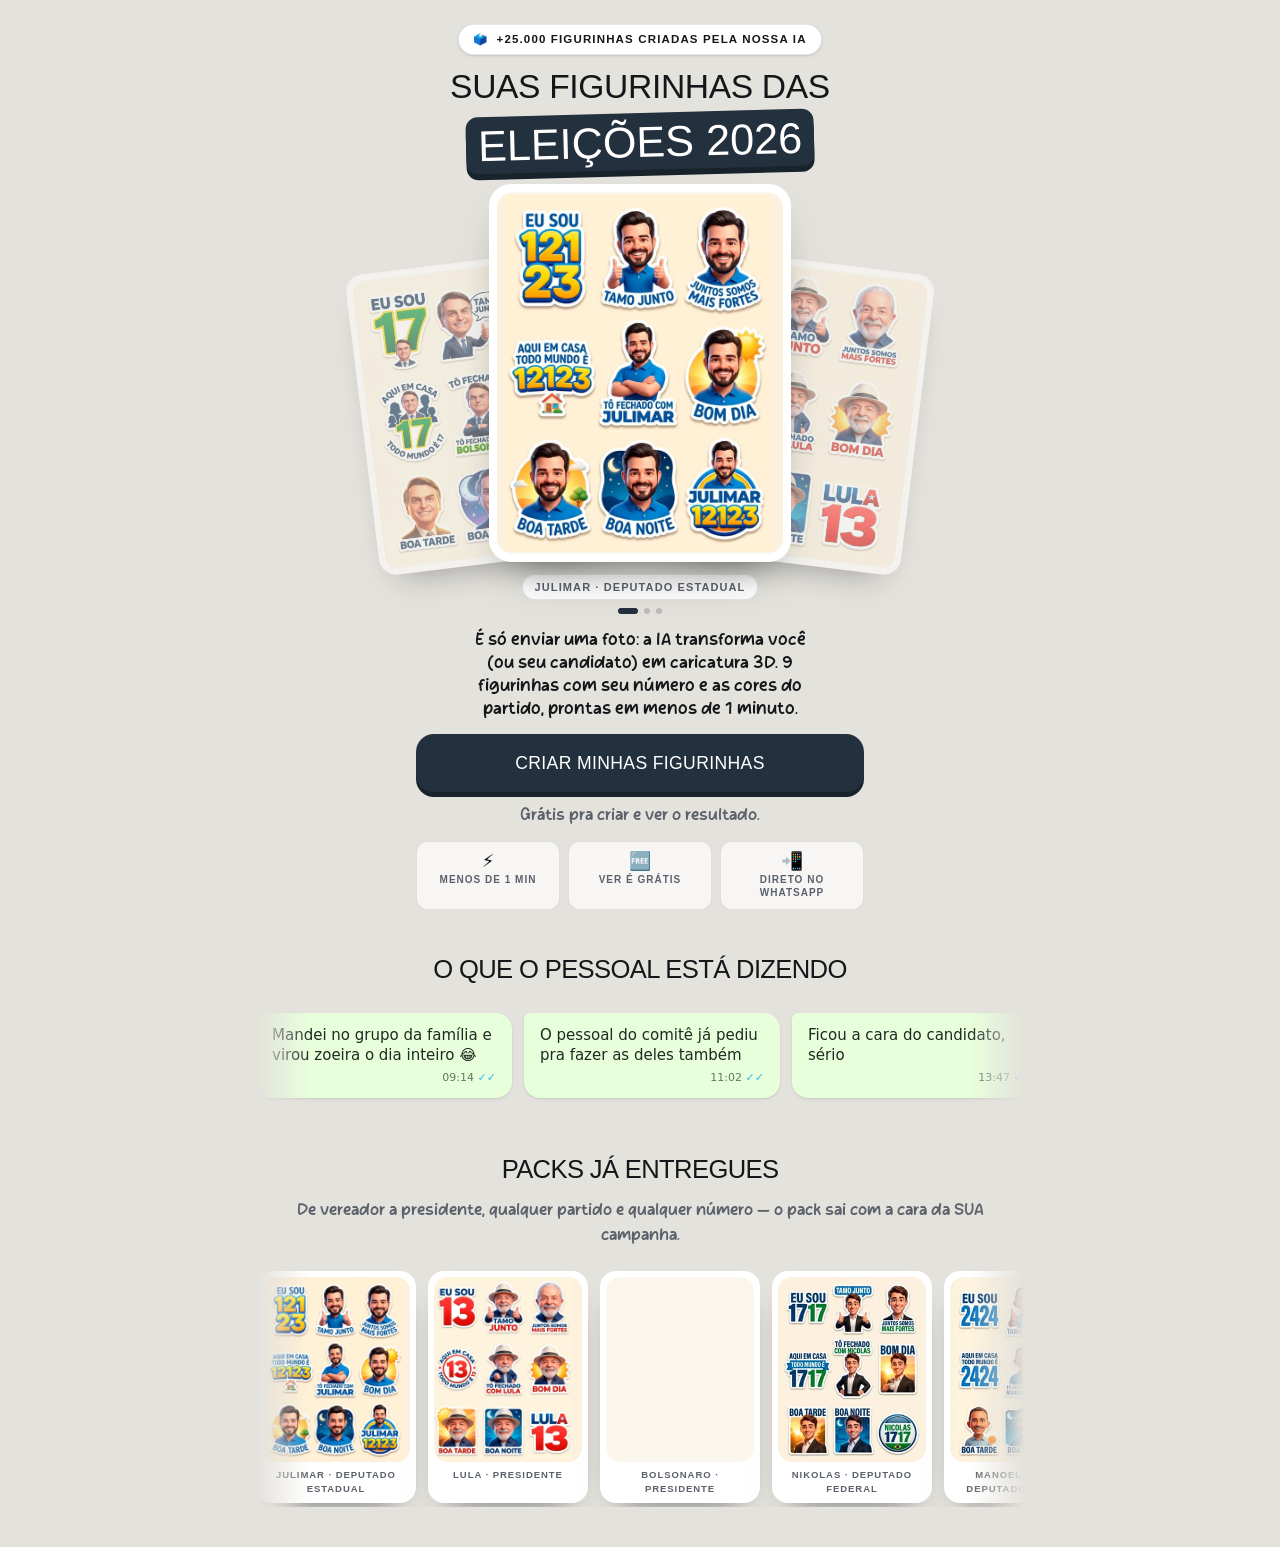
<file: index.html>
<!DOCTYPE html><html data-dpl-id="dpl_4E5KkzhK4wGNXz7ordPso6USAK2t" lang="pt-BR" class="h-full antialiased"><head><!-- Clonado por Ads Searcher — origem: https://politica-figs.vercel.app/ — 2026-09-06T19:20:02.333Z --><meta charSet="utf-8"><meta name="viewport" content="width=device-width, initial-scale=1, maximum-scale=1, user-scalable=no"><meta name="viewport" content="width=device-width, initial-scale=1"><link rel="preload" as="image" imageSrcSet="/_next/image?url=%2Fpacks%2Fjulimar-12123.jpg&w=640&q=75&dpl=dpl_4E5KkzhK4wGNXz7ordPso6USAK2t 640w, /_next/image?url=%2Fpacks%2Fjulimar-12123.jpg&w=750&q=75&dpl=dpl_4E5KkzhK4wGNXz7ordPso6USAK2t 750w, /_next/image?url=%2Fpacks%2Fjulimar-12123.jpg&w=828&q=75&dpl=dpl_4E5KkzhK4wGNXz7ordPso6USAK2t 828w, /_next/image?url=%2Fpacks%2Fjulimar-12123.jpg&w=1080&q=75&dpl=dpl_4E5KkzhK4wGNXz7ordPso6USAK2t 1080w, /_next/image?url=%2Fpacks%2Fjulimar-12123.jpg&w=1200&q=75&dpl=dpl_4E5KkzhK4wGNXz7ordPso6USAK2t 1200w, /_next/image?url=%2Fpacks%2Fjulimar-12123.jpg&w=1920&q=75&dpl=dpl_4E5KkzhK4wGNXz7ordPso6USAK2t 1920w, /_next/image?url=%2Fpacks%2Fjulimar-12123.jpg&w=2048&q=75&dpl=dpl_4E5KkzhK4wGNXz7ordPso6USAK2t 2048w, /_next/image?url=%2Fpacks%2Fjulimar-12123.jpg&w=3840&q=75&dpl=dpl_4E5KkzhK4wGNXz7ordPso6USAK2t 3840w" imageSizes="(max-width: 640px) 70vw, 340px"><link rel="stylesheet" href="_next/static/chunks/012v3_9h1ta54.css" data-precedence="next"><title>Suas Figurinhas das Eleições 2026 | Crie Agora</title><meta name="description" content="Transforme você (ou seu candidato) em 9 figurinhas 3D pro WhatsApp. Prontas em menos de 1 minuto, com seu número e as cores do seu partido. R$ 7,90."><meta name="robots" content="index, follow"><meta property="og:title" content="Suas Figurinhas das Eleições 2026"><meta property="og:description" content="9 figurinhas 3D personalizadas pro WhatsApp, com seu número e as cores do seu partido."><meta property="og:type" content="website"><meta name="twitter:card" content="summary"><meta name="twitter:title" content="Suas Figurinhas das Eleições 2026"><meta name="twitter:description" content="9 figurinhas 3D personalizadas pro WhatsApp, com seu número e as cores do seu partido."><link rel="icon" href="assets/icon.svg" sizes="any" type="image/svg+xml"></head><body class="min-h-full flex flex-col"><div hidden><!--$--><!--/$--></div><main class="flex flex-col items-center min-h-screen bg-tema-bg"><section class="flex w-full flex-col items-center px-5 pb-10 text-center"><div class="flex min-h-[100dvh] w-full max-w-md flex-col items-center justify-center gap-3.5 py-6"><span class="selo inline-flex items-center gap-2 rounded-full border border-[var(--borda)] bg-white px-3.5 py-1.5 text-[11.5px] text-tinta shadow-sm"><span aria-hidden="true">🗳️</span>+<!-- -->25.000<!-- --> figurinhas criadas pela nossa IA</span><h1 class="max-w-full" style="font-family:var(--font-titulo)"><span class="block text-[clamp(1.5rem,7vw,2.1rem)] leading-[1.05] tracking-[-0.01em]">SUAS FIGURINHAS DAS</span><span class="mt-2 inline-block max-w-full -rotate-[1.5deg] rounded-[12px] bg-tema-primaria px-3 pb-1.5 pt-2 text-[clamp(1.85rem,8.6vw,2.7rem)] leading-none text-tema-sobre" style="box-shadow:0 6px 0 var(--tema-sombra)">ELEIÇÕES 2026</span></h1><div class="flex w-full flex-col items-center gap-3"><div class="relative flex w-full items-center justify-center" style="height:clamp(17rem, 42dvh, 24rem)" role="group" aria-roledescription="carrossel" aria-label="Exemplos de packs prontos"><button type="button" aria-label="Ver o pack Julimar" aria-current="true" tabindex="0" class="pack-carta absolute h-full cursor-pointer rounded-[22px] bg-white p-2 shadow-[0_24px_44px_-26px_rgba(20,22,26,0.75)]" style="aspect-ratio:1080 / 1350;z-index:30;transform:translateX(0) scale(1) rotate(0deg);opacity:1"><div class="relative h-full w-full overflow-hidden rounded-[16px] bg-[#FBF7EE]"><img alt="Pack completo com 9 figurinhas de um candidato a deputado estadual, número 12123, em azul e amarelo" draggable="false" decoding="async" data-nimg="fill" class="object-contain" style="position:absolute;height:100%;width:100%;left:0;top:0;right:0;bottom:0;color:transparent" sizes="(max-width: 640px) 70vw, 340px" srcSet="_next/image-14 640w, _next/image-15 750w, _next/image-16 828w, _next/image-17 1080w, _next/image-18 1200w, _next/image-19 1920w, _next/image-20 2048w, _next/image 3840w" src="_next/image"></div></button><button type="button" aria-label="Ver o pack Lula" aria-current="false" tabindex="-1" class="pack-carta absolute h-full cursor-pointer rounded-[22px] bg-white p-2 shadow-[0_24px_44px_-26px_rgba(20,22,26,0.75)]" style="aspect-ratio:1080 / 1350;z-index:10;transform:translateX(46%) scale(0.8) rotate(7deg);opacity:0.55"><div class="relative h-full w-full overflow-hidden rounded-[16px] bg-[#FBF7EE]"><img alt="Pack completo com 9 figurinhas em tema vermelho e azul, número 13" draggable="false" loading="lazy" decoding="async" data-nimg="fill" class="object-contain" style="position:absolute;height:100%;width:100%;left:0;top:0;right:0;bottom:0;color:transparent" sizes="(max-width: 640px) 70vw, 340px" srcSet="_next/image-22 640w, _next/image-23 750w, _next/image-24 828w, _next/image-25 1080w, _next/image-26 1200w, _next/image-27 1920w, _next/image-28 2048w, _next/image-21 3840w" src="_next/image-21"></div></button><button type="button" aria-label="Ver o pack Bolsonaro" aria-current="false" tabindex="-1" class="pack-carta absolute h-full cursor-pointer rounded-[22px] bg-white p-2 shadow-[0_24px_44px_-26px_rgba(20,22,26,0.75)]" style="aspect-ratio:1080 / 1350;z-index:10;transform:translateX(-46%) scale(0.8) rotate(-7deg);opacity:0.55"><div class="relative h-full w-full overflow-hidden rounded-[16px] bg-[#FBF7EE]"><img alt="Pack completo com 9 figurinhas em tema verde e azul, número 17" draggable="false" loading="lazy" decoding="async" data-nimg="fill" class="object-contain" style="position:absolute;height:100%;width:100%;left:0;top:0;right:0;bottom:0;color:transparent" sizes="(max-width: 640px) 70vw, 340px" srcSet="_next/image-30 640w, _next/image-31 750w, _next/image-32 828w, _next/image-33 1080w, _next/image-34 1200w, _next/image-35 1920w, _next/image-36 2048w, _next/image-29 3840w" src="_next/image-29"></div></button></div><div class="flex flex-col items-center gap-2"><span class="selo animate-slide-up rounded-full border border-[var(--borda)] bg-white px-3 py-1 text-[11px] text-tinta-suave">Julimar<!-- --> · <!-- -->deputado estadual</span><div class="flex items-center gap-1.5" role="tablist" aria-label="Escolher exemplo"><button role="tab" aria-selected="true" aria-label="Ver o pack Julimar" class="h-1.5 cursor-pointer rounded-full transition-all duration-300 w-5 bg-tema-primaria"></button><button role="tab" aria-selected="false" aria-label="Ver o pack Lula" class="h-1.5 cursor-pointer rounded-full transition-all duration-300 w-1.5 bg-[rgba(20,22,26,0.18)]"></button><button role="tab" aria-selected="false" aria-label="Ver o pack Bolsonaro" class="h-1.5 cursor-pointer rounded-full transition-all duration-300 w-1.5 bg-[rgba(20,22,26,0.18)]"></button></div></div></div><p class="max-w-[21rem] text-[1.1rem] leading-[1.3] text-tinta" style="font-family:var(--font-papernotes)">É só enviar uma foto: a IA transforma você (ou seu candidato) em caricatura 3D. 9 figurinhas com seu número e as cores do partido, prontas em menos de 1 minuto.</p><div class="w-full"><button class="btn-principal w-full cursor-pointer px-5 py-4 text-[1.1rem] tracking-[0.02em]" style="font-family:var(--font-titulo)">CRIAR MINHAS FIGURINHAS</button><p class="mt-2.5 text-[1.05rem] text-tinta-suave" style="font-family:var(--font-papernotes)">Grátis pra criar e ver o resultado.</p></div><ul class="flex w-full items-stretch justify-between gap-2"><li class="flex flex-1 flex-col items-center gap-1 rounded-xl border border-[var(--borda)] bg-white/70 px-1.5 py-2.5"><span class="text-lg leading-none" aria-hidden="true">⚡</span><span class="selo text-[10px] leading-tight text-tinta-suave">Menos de 1 min</span></li><li class="flex flex-1 flex-col items-center gap-1 rounded-xl border border-[var(--borda)] bg-white/70 px-1.5 py-2.5"><span class="text-lg leading-none" aria-hidden="true">🆓</span><span class="selo text-[10px] leading-tight text-tinta-suave">Ver é grátis</span></li><li class="flex flex-1 flex-col items-center gap-1 rounded-xl border border-[var(--borda)] bg-white/70 px-1.5 py-2.5"><span class="text-lg leading-none" aria-hidden="true">📲</span><span class="selo text-[10px] leading-tight text-tinta-suave">Direto no WhatsApp</span></li></ul></div><div class="flex w-full max-w-3xl flex-col gap-12 pt-4"><div><h2 class="mb-5 text-[1.6rem] tracking-tight" style="font-family:var(--font-titulo)">O QUE O PESSOAL ESTÁ DIZENDO</h2><div class="marquee" style="--marquee-duration:58s"><div class="marquee-track gap-3 py-1"><div class="relative w-[16rem] flex-shrink-0 rounded-2xl rounded-tl-md bg-[#E7FFDB] px-4 py-3 text-left shadow-sm"><p class="text-[15px] leading-snug text-[#1F2A22]">Mandei no grupo da família e virou zoeira o dia inteiro 😂</p><p class="mt-1 text-right text-[11px] text-[#5D7A63]">09:14<!-- --> <span class="text-[#34B7F1]">✓✓</span></p></div><div class="relative w-[16rem] flex-shrink-0 rounded-2xl rounded-tl-md bg-[#E7FFDB] px-4 py-3 text-left shadow-sm"><p class="text-[15px] leading-snug text-[#1F2A22]">O pessoal do comitê já pediu pra fazer as deles também</p><p class="mt-1 text-right text-[11px] text-[#5D7A63]">11:02<!-- --> <span class="text-[#34B7F1]">✓✓</span></p></div><div class="relative w-[16rem] flex-shrink-0 rounded-2xl rounded-tl-md bg-[#E7FFDB] px-4 py-3 text-left shadow-sm"><p class="text-[15px] leading-snug text-[#1F2A22]">Ficou a cara do candidato, sério</p><p class="mt-1 text-right text-[11px] text-[#5D7A63]">13:47<!-- --> <span class="text-[#34B7F1]">✓✓</span></p></div><div class="relative w-[16rem] flex-shrink-0 rounded-2xl rounded-tl-md bg-[#E7FFDB] px-4 py-3 text-left shadow-sm"><p class="text-[15px] leading-snug text-[#1F2A22]">Melhor que santinho, isso aqui todo mundo guarda</p><p class="mt-1 text-right text-[11px] text-[#5D7A63]">15:20<!-- --> <span class="text-[#34B7F1]">✓✓</span></p></div><div class="relative w-[16rem] flex-shrink-0 rounded-2xl rounded-tl-md bg-[#E7FFDB] px-4 py-3 text-left shadow-sm"><p class="text-[15px] leading-snug text-[#1F2A22]">Meu tio já mandou pra uns 5 grupos diferentes</p><p class="mt-1 text-right text-[11px] text-[#5D7A63]">18:33<!-- --> <span class="text-[#34B7F1]">✓✓</span></p></div><div class="relative w-[16rem] flex-shrink-0 rounded-2xl rounded-tl-md bg-[#E7FFDB] px-4 py-3 text-left shadow-sm"><p class="text-[15px] leading-snug text-[#1F2A22]">Chegou em 1 minuto mesmo, achei que ia demorar</p><p class="mt-1 text-right text-[11px] text-[#5D7A63]">20:05<!-- --> <span class="text-[#34B7F1]">✓✓</span></p></div><div class="relative w-[16rem] flex-shrink-0 rounded-2xl rounded-tl-md bg-[#E7FFDB] px-4 py-3 text-left shadow-sm"><p class="text-[15px] leading-snug text-[#1F2A22]">Mandei no grupo da família e virou zoeira o dia inteiro 😂</p><p class="mt-1 text-right text-[11px] text-[#5D7A63]">09:14<!-- --> <span class="text-[#34B7F1]">✓✓</span></p></div><div class="relative w-[16rem] flex-shrink-0 rounded-2xl rounded-tl-md bg-[#E7FFDB] px-4 py-3 text-left shadow-sm"><p class="text-[15px] leading-snug text-[#1F2A22]">O pessoal do comitê já pediu pra fazer as deles também</p><p class="mt-1 text-right text-[11px] text-[#5D7A63]">11:02<!-- --> <span class="text-[#34B7F1]">✓✓</span></p></div><div class="relative w-[16rem] flex-shrink-0 rounded-2xl rounded-tl-md bg-[#E7FFDB] px-4 py-3 text-left shadow-sm"><p class="text-[15px] leading-snug text-[#1F2A22]">Ficou a cara do candidato, sério</p><p class="mt-1 text-right text-[11px] text-[#5D7A63]">13:47<!-- --> <span class="text-[#34B7F1]">✓✓</span></p></div><div class="relative w-[16rem] flex-shrink-0 rounded-2xl rounded-tl-md bg-[#E7FFDB] px-4 py-3 text-left shadow-sm"><p class="text-[15px] leading-snug text-[#1F2A22]">Melhor que santinho, isso aqui todo mundo guarda</p><p class="mt-1 text-right text-[11px] text-[#5D7A63]">15:20<!-- --> <span class="text-[#34B7F1]">✓✓</span></p></div><div class="relative w-[16rem] flex-shrink-0 rounded-2xl rounded-tl-md bg-[#E7FFDB] px-4 py-3 text-left shadow-sm"><p class="text-[15px] leading-snug text-[#1F2A22]">Meu tio já mandou pra uns 5 grupos diferentes</p><p class="mt-1 text-right text-[11px] text-[#5D7A63]">18:33<!-- --> <span class="text-[#34B7F1]">✓✓</span></p></div><div class="relative w-[16rem] flex-shrink-0 rounded-2xl rounded-tl-md bg-[#E7FFDB] px-4 py-3 text-left shadow-sm"><p class="text-[15px] leading-snug text-[#1F2A22]">Chegou em 1 minuto mesmo, achei que ia demorar</p><p class="mt-1 text-right text-[11px] text-[#5D7A63]">20:05<!-- --> <span class="text-[#34B7F1]">✓✓</span></p></div></div></div></div><div><h2 class="mb-2 text-[1.6rem] tracking-tight" style="font-family:var(--font-titulo)">PACKS JÁ ENTREGUES</h2><p class="mb-5 text-[1.05rem] text-tinta-suave" style="font-family:var(--font-papernotes)">De vereador a presidente, qualquer partido e qualquer número — o pack sai com a cara da SUA campanha.</p><div class="marquee" style="--marquee-duration:52s"><div class="marquee-track reverse gap-3 py-1"><figure class="w-[8.5rem] flex-shrink-0 rounded-2xl bg-white p-1.5 shadow-[0_16px_30px_-22px_rgba(20,22,26,0.8)] sm:w-[10rem]"><div class="relative overflow-hidden rounded-[14px] bg-[#FBF7EE]" style="aspect-ratio:1080 / 1350"><img alt="Pack completo com 9 figurinhas de um candidato a deputado estadual, número 12123, em azul e amarelo" draggable="false" loading="lazy" decoding="async" data-nimg="fill" class="object-contain" style="position:absolute;height:100%;width:100%;left:0;top:0;right:0;bottom:0;color:transparent" sizes="(max-width: 640px) 136px, 160px" srcSet="_next/image-37 32w, _next/image-38 48w, _next/image-39 64w, _next/image-40 96w, _next/image-41 128w, _next/image-42 256w, _next/image-43 384w, _next/image-14 640w, _next/image-15 750w, _next/image-16 828w, _next/image-17 1080w, _next/image-18 1200w, _next/image-19 1920w, _next/image-20 2048w, _next/image 3840w" src="_next/image"></div><figcaption class="selo pt-1.5 text-[9.5px] text-tinta-suave">Julimar<!-- --> · <!-- -->deputado estadual</figcaption></figure><figure class="w-[8.5rem] flex-shrink-0 rounded-2xl bg-white p-1.5 shadow-[0_16px_30px_-22px_rgba(20,22,26,0.8)] sm:w-[10rem]"><div class="relative overflow-hidden rounded-[14px] bg-[#FBF7EE]" style="aspect-ratio:1080 / 1350"><img alt="Pack completo com 9 figurinhas em tema vermelho e azul, número 13" draggable="false" loading="lazy" decoding="async" data-nimg="fill" class="object-contain" style="position:absolute;height:100%;width:100%;left:0;top:0;right:0;bottom:0;color:transparent" sizes="(max-width: 640px) 136px, 160px" srcSet="_next/image-44 32w, _next/image-45 48w, _next/image-46 64w, _next/image-47 96w, _next/image-48 128w, _next/image-49 256w, _next/image-50 384w, _next/image-22 640w, _next/image-23 750w, _next/image-24 828w, _next/image-25 1080w, _next/image-26 1200w, _next/image-27 1920w, _next/image-28 2048w, _next/image-21 3840w" src="_next/image-21"></div><figcaption class="selo pt-1.5 text-[9.5px] text-tinta-suave">Lula<!-- --> · <!-- -->presidente</figcaption></figure><figure class="w-[8.5rem] flex-shrink-0 rounded-2xl bg-white p-1.5 shadow-[0_16px_30px_-22px_rgba(20,22,26,0.8)] sm:w-[10rem]"><div class="relative overflow-hidden rounded-[14px] bg-[#FBF7EE]" style="aspect-ratio:1080 / 1350"><img alt="Pack completo com 9 figurinhas em tema verde e azul, número 17" draggable="false" loading="lazy" decoding="async" data-nimg="fill" class="object-contain" style="position:absolute;height:100%;width:100%;left:0;top:0;right:0;bottom:0;color:transparent" sizes="(max-width: 640px) 136px, 160px" srcSet="_next/image-51 32w, _next/image-52 48w, _next/image-53 64w, _next/image-54 96w, _next/image-55 128w, _next/image-56 256w, _next/image-57 384w, _next/image-30 640w, _next/image-31 750w, _next/image-32 828w, _next/image-33 1080w, _next/image-34 1200w, _next/image-35 1920w, _next/image-36 2048w, _next/image-29 3840w" src="_next/image-29"></div><figcaption class="selo pt-1.5 text-[9.5px] text-tinta-suave">Bolsonaro<!-- --> · <!-- -->presidente</figcaption></figure><figure class="w-[8.5rem] flex-shrink-0 rounded-2xl bg-white p-1.5 shadow-[0_16px_30px_-22px_rgba(20,22,26,0.8)] sm:w-[10rem]"><div class="relative overflow-hidden rounded-[14px] bg-[#FBF7EE]" style="aspect-ratio:1080 / 1350"><img alt="Pack completo com 9 figurinhas de um candidato, número 1717, em azul e verde" draggable="false" loading="lazy" decoding="async" data-nimg="fill" class="object-contain" style="position:absolute;height:100%;width:100%;left:0;top:0;right:0;bottom:0;color:transparent" sizes="(max-width: 640px) 136px, 160px" srcSet="_next/image-59 32w, _next/image-60 48w, _next/image-61 64w, _next/image-62 96w, _next/image-63 128w, _next/image-64 256w, _next/image-65 384w, _next/image-66 640w, _next/image-67 750w, _next/image-68 828w, _next/image-69 1080w, _next/image-70 1200w, _next/image-71 1920w, _next/image-72 2048w, _next/image-58 3840w" src="_next/image-58"></div><figcaption class="selo pt-1.5 text-[9.5px] text-tinta-suave">Nikolas<!-- --> · <!-- -->deputado federal</figcaption></figure><figure class="w-[8.5rem] flex-shrink-0 rounded-2xl bg-white p-1.5 shadow-[0_16px_30px_-22px_rgba(20,22,26,0.8)] sm:w-[10rem]"><div class="relative overflow-hidden rounded-[14px] bg-[#FBF7EE]" style="aspect-ratio:1080 / 1350"><img alt="Pack completo com 9 figurinhas de um candidato, número 2424, em azul" draggable="false" loading="lazy" decoding="async" data-nimg="fill" class="object-contain" style="position:absolute;height:100%;width:100%;left:0;top:0;right:0;bottom:0;color:transparent" sizes="(max-width: 640px) 136px, 160px" srcSet="_next/image-74 32w, _next/image-75 48w, _next/image-76 64w, _next/image-77 96w, _next/image-78 128w, _next/image-79 256w, _next/image-80 384w, _next/image-81 640w, _next/image-82 750w, _next/image-83 828w, _next/image-84 1080w, _next/image-85 1200w, _next/image-86 1920w, _next/image-87 2048w, _next/image-73 3840w" src="_next/image-73"></div><figcaption class="selo pt-1.5 text-[9.5px] text-tinta-suave">Manoel Gomes<!-- --> · <!-- -->deputado federal</figcaption></figure><figure class="w-[8.5rem] flex-shrink-0 rounded-2xl bg-white p-1.5 shadow-[0_16px_30px_-22px_rgba(20,22,26,0.8)] sm:w-[10rem]"><div class="relative overflow-hidden rounded-[14px] bg-[#FBF7EE]" style="aspect-ratio:1080 / 1350"><img alt="Pack completo com 9 figurinhas de um candidato a deputado estadual, número 12123, em azul e amarelo" draggable="false" loading="lazy" decoding="async" data-nimg="fill" class="object-contain" style="position:absolute;height:100%;width:100%;left:0;top:0;right:0;bottom:0;color:transparent" sizes="(max-width: 640px) 136px, 160px" srcSet="_next/image-37 32w, _next/image-38 48w, _next/image-39 64w, _next/image-40 96w, _next/image-41 128w, _next/image-42 256w, _next/image-43 384w, _next/image-14 640w, _next/image-15 750w, _next/image-16 828w, _next/image-17 1080w, _next/image-18 1200w, _next/image-19 1920w, _next/image-20 2048w, _next/image 3840w" src="_next/image"></div><figcaption class="selo pt-1.5 text-[9.5px] text-tinta-suave">Julimar<!-- --> · <!-- -->deputado estadual</figcaption></figure><figure class="w-[8.5rem] flex-shrink-0 rounded-2xl bg-white p-1.5 shadow-[0_16px_30px_-22px_rgba(20,22,26,0.8)] sm:w-[10rem]"><div class="relative overflow-hidden rounded-[14px] bg-[#FBF7EE]" style="aspect-ratio:1080 / 1350"><img alt="Pack completo com 9 figurinhas em tema vermelho e azul, número 13" draggable="false" loading="lazy" decoding="async" data-nimg="fill" class="object-contain" style="position:absolute;height:100%;width:100%;left:0;top:0;right:0;bottom:0;color:transparent" sizes="(max-width: 640px) 136px, 160px" srcSet="_next/image-44 32w, _next/image-45 48w, _next/image-46 64w, _next/image-47 96w, _next/image-48 128w, _next/image-49 256w, _next/image-50 384w, _next/image-22 640w, _next/image-23 750w, _next/image-24 828w, _next/image-25 1080w, _next/image-26 1200w, _next/image-27 1920w, _next/image-28 2048w, _next/image-21 3840w" src="_next/image-21"></div><figcaption class="selo pt-1.5 text-[9.5px] text-tinta-suave">Lula<!-- --> · <!-- -->presidente</figcaption></figure><figure class="w-[8.5rem] flex-shrink-0 rounded-2xl bg-white p-1.5 shadow-[0_16px_30px_-22px_rgba(20,22,26,0.8)] sm:w-[10rem]"><div class="relative overflow-hidden rounded-[14px] bg-[#FBF7EE]" style="aspect-ratio:1080 / 1350"><img alt="Pack completo com 9 figurinhas em tema verde e azul, número 17" draggable="false" loading="lazy" decoding="async" data-nimg="fill" class="object-contain" style="position:absolute;height:100%;width:100%;left:0;top:0;right:0;bottom:0;color:transparent" sizes="(max-width: 640px) 136px, 160px" srcSet="_next/image-51 32w, _next/image-52 48w, _next/image-53 64w, _next/image-54 96w, _next/image-55 128w, _next/image-56 256w, _next/image-57 384w, _next/image-30 640w, _next/image-31 750w, _next/image-32 828w, _next/image-33 1080w, _next/image-34 1200w, _next/image-35 1920w, _next/image-36 2048w, _next/image-29 3840w" src="_next/image-29"></div><figcaption class="selo pt-1.5 text-[9.5px] text-tinta-suave">Bolsonaro<!-- --> · <!-- -->presidente</figcaption></figure><figure class="w-[8.5rem] flex-shrink-0 rounded-2xl bg-white p-1.5 shadow-[0_16px_30px_-22px_rgba(20,22,26,0.8)] sm:w-[10rem]"><div class="relative overflow-hidden rounded-[14px] bg-[#FBF7EE]" style="aspect-ratio:1080 / 1350"><img alt="Pack completo com 9 figurinhas de um candidato, número 1717, em azul e verde" draggable="false" loading="lazy" decoding="async" data-nimg="fill" class="object-contain" style="position:absolute;height:100%;width:100%;left:0;top:0;right:0;bottom:0;color:transparent" sizes="(max-width: 640px) 136px, 160px" srcSet="_next/image-59 32w, _next/image-60 48w, _next/image-61 64w, _next/image-62 96w, _next/image-63 128w, _next/image-64 256w, _next/image-65 384w, _next/image-66 640w, _next/image-67 750w, _next/image-68 828w, _next/image-69 1080w, _next/image-70 1200w, _next/image-71 1920w, _next/image-72 2048w, _next/image-58 3840w" src="_next/image-58"></div><figcaption class="selo pt-1.5 text-[9.5px] text-tinta-suave">Nikolas<!-- --> · <!-- -->deputado federal</figcaption></figure><figure class="w-[8.5rem] flex-shrink-0 rounded-2xl bg-white p-1.5 shadow-[0_16px_30px_-22px_rgba(20,22,26,0.8)] sm:w-[10rem]"><div class="relative overflow-hidden rounded-[14px] bg-[#FBF7EE]" style="aspect-ratio:1080 / 1350"><img alt="Pack completo com 9 figurinhas de um candidato, número 2424, em azul" draggable="false" loading="lazy" decoding="async" data-nimg="fill" class="object-contain" style="position:absolute;height:100%;width:100%;left:0;top:0;right:0;bottom:0;color:transparent" sizes="(max-width: 640px) 136px, 160px" srcSet="_next/image-74 32w, _next/image-75 48w, _next/image-76 64w, _next/image-77 96w, _next/image-78 128w, _next/image-79 256w, _next/image-80 384w, _next/image-81 640w, _next/image-82 750w, _next/image-83 828w, _next/image-84 1080w, _next/image-85 1200w, _next/image-86 1920w, _next/image-87 2048w, _next/image-73 3840w" src="_next/image-73"></div><figcaption class="selo pt-1.5 text-[9.5px] text-tinta-suave">Manoel Gomes<!-- --> · <!-- -->deputado federal</figcaption></figure></div></div></div></div></section></main><!--$--><!--/$--><script>(self.__next_f=self.__next_f||[]).push([0])</script><script>self.__next_f.push([1,"1:\"$Sreact.fragment\"\n2:I[39756,[\"/_next/static/chunks/1599ylvixtqzv.js?dpl=dpl_4E5KkzhK4wGNXz7ordPso6USAK2t\",\"/_next/static/chunks/0d3shmwh5_nmn.js?dpl=dpl_4E5KkzhK4wGNXz7ordPso6USAK2t\"],\"default\"]\n3:I[37457,[\"/_next/static/chunks/1599ylvixtqzv.js?dpl=dpl_4E5KkzhK4wGNXz7ordPso6USAK2t\",\"/_next/static/chunks/0d3shmwh5_nmn.js?dpl=dpl_4E5KkzhK4wGNXz7ordPso6USAK2t\"],\"default\"]\n4:I[3313,[\"/_next/static/chunks/1599ylvixtqzv.js?dpl=dpl_4E5KkzhK4wGNXz7ordPso6USAK2t\",\"/_next/static/chunks/0d3shmwh5_nmn.js?dpl=dpl_4E5KkzhK4wGNXz7ordPso6USAK2t\"],\"default\"]\n5:I[52510,[\"/_next/static/chunks/1599ylvixtqzv.js?dpl=dpl_4E5KkzhK4wGNXz7ordPso6USAK2t\",\"/_next/static/chunks/0d3shmwh5_nmn.js?dpl=dpl_4E5KkzhK4wGNXz7ordPso6USAK2t\"],\"default\"]\n6:I[47257,[\"/_next/static/chunks/1599ylvixtqzv.js?dpl=dpl_4E5KkzhK4wGNXz7ordPso6USAK2t\",\"/_next/static/chunks/0d3shmwh5_nmn.js?dpl=dpl_4E5KkzhK4wGNXz7ordPso6USAK2t\"],\"ClientPageRoot\"]\n7:I[52683,[\"/_next/static/chunks/1599ylvixtqzv.js?dpl=dpl_4E5KkzhK4wGNXz7ordPso6USAK2t\",\"/_next/static/chunks/0d3shmwh5_nmn.js?dpl=dpl_4E5KkzhK4wGNXz7ordPso6USAK2t\",\"/_next/static/chunks/10~6a4sqem409.js?dpl=dpl_4E5KkzhK4wGNXz7ordPso6USAK2t\",\"/_next/static/chunks/0e9ulkqtnbx73.js?dpl=dpl_4E5KkzhK4wGNXz7ordPso6USAK2t\"],\"default\"]\na:I[97367,[\"/_next/static/chunks/1599ylvixtqzv.js?dpl=dpl_4E5KkzhK4wGNXz7ordPso6USAK2t\",\"/_next/static/chunks/0d3shmwh5_nmn.js?dpl=dpl_4E5KkzhK4wGNXz7ordPso6USAK2t\"],\"OutletBoundary\"]\nb:\"$Sreact.suspense\"\nd:I[97367,[\"/_next/static/chunks/1599ylvixtqzv.js?dpl=dpl_4E5KkzhK4wGNXz7ordPso6USAK2t\",\"/_next/static/chunks/0d3shmwh5_nmn.js?dpl=dpl_4E5KkzhK4wGNXz7ordPso6USAK2t\"],\"ViewportBoundary\"]\nf:I[97367,[\"/_next/static/chunks/1599ylvixtqzv.js?dpl=dpl_4E5KkzhK4wGNXz7ordPso6USAK2t\",\"/_next/static/chunks/0d3shmwh5_nmn.js?dpl=dpl_4E5KkzhK4wGNXz7ordPso6USAK2t\"],\"MetadataBoundary\"]\n11:I[68027,[\"/_next/static/chunks/1599ylvixtqzv.js?dpl=dpl_4E5KkzhK4wGNXz7ordPso6USAK2t\",\"/_next/static/chunks/0d3shmwh5_nmn.js?dpl=dpl_4E5KkzhK4wGNXz7ordPso6USAK2t\"],\"default\",1]\n:HL[\"/_next/static/chunks/012v3~9h1ta54.css?dpl=dpl_4E5KkzhK4wGNXz7ordPso6USAK2t\",\"style\"]\n"])</script><script>self.__next_f.push([1,"0:{\"P\":null,\"c\":[\"\",\"\"],\"q\":\"\",\"i\":false,\"f\":[[[\"\",{\"children\":[\"__PAGE__\",{}]},\"$undefined\",\"$undefined\",16],[[\"$\",\"$1\",\"c\",{\"children\":[[[\"$\",\"link\",\"0\",{\"rel\":\"stylesheet\",\"href\":\"/_next/static/chunks/012v3~9h1ta54.css?dpl=dpl_4E5KkzhK4wGNXz7ordPso6USAK2t\",\"precedence\":\"next\",\"crossOrigin\":\"$undefined\",\"nonce\":\"$undefined\"}],[\"$\",\"script\",\"script-0\",{\"src\":\"/_next/static/chunks/1599ylvixtqzv.js?dpl=dpl_4E5KkzhK4wGNXz7ordPso6USAK2t\",\"async\":true,\"nonce\":\"$undefined\"}],[\"$\",\"script\",\"script-1\",{\"src\":\"/_next/static/chunks/0d3shmwh5_nmn.js?dpl=dpl_4E5KkzhK4wGNXz7ordPso6USAK2t\",\"async\":true,\"nonce\":\"$undefined\"}]],[\"$\",\"html\",null,{\"lang\":\"pt-BR\",\"className\":\"h-full antialiased\",\"children\":[[\"$\",\"head\",null,{\"children\":[\"$\",\"meta\",null,{\"name\":\"viewport\",\"content\":\"width=device-width, initial-scale=1, maximum-scale=1, user-scalable=no\"}]}],[\"$\",\"body\",null,{\"className\":\"min-h-full flex flex-col\",\"children\":[[\"$\",\"$L2\",null,{\"parallelRouterKey\":\"children\",\"error\":\"$undefined\",\"errorStyles\":\"$undefined\",\"errorScripts\":\"$undefined\",\"template\":[\"$\",\"$L3\",null,{}],\"templateStyles\":\"$undefined\",\"templateScripts\":\"$undefined\",\"notFound\":[[[\"$\",\"title\",null,{\"children\":\"404: This page could not be found.\"}],[\"$\",\"div\",null,{\"style\":{\"fontFamily\":\"system-ui,\\\"Segoe UI\\\",Roboto,Helvetica,Arial,sans-serif,\\\"Apple Color Emoji\\\",\\\"Segoe UI Emoji\\\"\",\"height\":\"100vh\",\"textAlign\":\"center\",\"display\":\"flex\",\"flexDirection\":\"column\",\"alignItems\":\"center\",\"justifyContent\":\"center\"},\"children\":[\"$\",\"div\",null,{\"children\":[[\"$\",\"style\",null,{\"dangerouslySetInnerHTML\":{\"__html\":\"body{color:#000;background:#fff;margin:0}.next-error-h1{border-right:1px solid rgba(0,0,0,.3)}@media (prefers-color-scheme:dark){body{color:#fff;background:#000}.next-error-h1{border-right:1px solid rgba(255,255,255,.3)}}\"}}],[\"$\",\"h1\",null,{\"className\":\"next-error-h1\",\"style\":{\"display\":\"inline-block\",\"margin\":\"0 20px 0 0\",\"padding\":\"0 23px 0 0\",\"fontSize\":24,\"fontWeight\":500,\"verticalAlign\":\"top\",\"lineHeight\":\"49px\"},\"children\":404}],[\"$\",\"div\",null,{\"style\":{\"display\":\"inline-block\"},\"children\":[\"$\",\"h2\",null,{\"style\":{\"fontSize\":14,\"fontWeight\":400,\"lineHeight\":\"49px\",\"margin\":0},\"children\":\"This page could not be found.\"}]}]]}]}]],[]],\"forbidden\":\"$undefined\",\"unauthorized\":\"$undefined\"}],[\"$\",\"$L4\",null,{}],[\"$\",\"$L5\",null,{}]]}]]}]]}],{\"children\":[[\"$\",\"$1\",\"c\",{\"children\":[[\"$\",\"$L6\",null,{\"Component\":\"$7\",\"serverProvidedParams\":{\"searchParams\":{},\"params\":{},\"promises\":[\"$@8\",\"$@9\"]}}],[[\"$\",\"script\",\"script-0\",{\"src\":\"/_next/static/chunks/10~6a4sqem409.js?dpl=dpl_4E5KkzhK4wGNXz7ordPso6USAK2t\",\"async\":true,\"nonce\":\"$undefined\"}],[\"$\",\"script\",\"script-1\",{\"src\":\"/_next/static/chunks/0e9ulkqtnbx73.js?dpl=dpl_4E5KkzhK4wGNXz7ordPso6USAK2t\",\"async\":true,\"nonce\":\"$undefined\"}]],[\"$\",\"$La\",null,{\"children\":[\"$\",\"$b\",null,{\"name\":\"Next.MetadataOutlet\",\"children\":\"$@c\"}]}]]}],{},null,false,null]},null,false,null],[\"$\",\"$1\",\"h\",{\"children\":[null,[\"$\",\"$Ld\",null,{\"children\":\"$Le\"}],[\"$\",\"div\",null,{\"hidden\":true,\"children\":[\"$\",\"$Lf\",null,{\"children\":[\"$\",\"$b\",null,{\"name\":\"Next.Metadata\",\"children\":\"$L10\"}]}]}],null]}],false]],\"m\":\"$undefined\",\"G\":[\"$11\",[[\"$\",\"link\",\"0\",{\"rel\":\"stylesheet\",\"href\":\"/_next/static/chunks/012v3~9h1ta54.css?dpl=dpl_4E5KkzhK4wGNXz7ordPso6USAK2t\",\"precedence\":\"next\",\"crossOrigin\":\"$undefined\",\"nonce\":\"$undefined\"}]]],\"S\":true,\"h\":null,\"s\":\"$undefined\",\"l\":\"$undefined\",\"p\":\"$undefined\",\"d\":\"$undefined\"}\n"])</script><script>self.__next_f.push([1,"8:{}\n9:\"$0:f:0:1:1:children:0:props:children:0:props:serverProvidedParams:params\"\n"])</script><script>self.__next_f.push([1,"e:[[\"$\",\"meta\",\"0\",{\"charSet\":\"utf-8\"}],[\"$\",\"meta\",\"1\",{\"name\":\"viewport\",\"content\":\"width=device-width, initial-scale=1\"}]]\n"])</script><script>self.__next_f.push([1,"12:I[27201,[\"/_next/static/chunks/1599ylvixtqzv.js?dpl=dpl_4E5KkzhK4wGNXz7ordPso6USAK2t\",\"/_next/static/chunks/0d3shmwh5_nmn.js?dpl=dpl_4E5KkzhK4wGNXz7ordPso6USAK2t\"],\"IconMark\"]\nc:null\n10:[[\"$\",\"title\",\"0\",{\"children\":\"Suas Figurinhas das Eleições 2026 | Crie Agora\"}],[\"$\",\"meta\",\"1\",{\"name\":\"description\",\"content\":\"Transforme você (ou seu candidato) em 9 figurinhas 3D pro WhatsApp. Prontas em menos de 1 minuto, com seu número e as cores do seu partido. R$ 7,90.\"}],[\"$\",\"meta\",\"2\",{\"name\":\"robots\",\"content\":\"index, follow\"}],[\"$\",\"meta\",\"3\",{\"property\":\"og:title\",\"content\":\"Suas Figurinhas das Eleições 2026\"}],[\"$\",\"meta\",\"4\",{\"property\":\"og:description\",\"content\":\"9 figurinhas 3D personalizadas pro WhatsApp, com seu número e as cores do seu partido.\"}],[\"$\",\"meta\",\"5\",{\"property\":\"og:type\",\"content\":\"website\"}],[\"$\",\"meta\",\"6\",{\"name\":\"twitter:card\",\"content\":\"summary\"}],[\"$\",\"meta\",\"7\",{\"name\":\"twitter:title\",\"content\":\"Suas Figurinhas das Eleições 2026\"}],[\"$\",\"meta\",\"8\",{\"name\":\"twitter:description\",\"content\":\"9 figurinhas 3D personalizadas pro WhatsApp, com seu número e as cores do seu partido.\"}],[\"$\",\"link\",\"9\",{\"rel\":\"icon\",\"href\":\"/icon.svg?icon.0td5tx8p7b4xn.svg?dpl=dpl_4E5KkzhK4wGNXz7ordPso6USAK2t\",\"sizes\":\"any\",\"type\":\"image/svg+xml\"}],[\"$\",\"$L12\",\"10\",{}]]\n"])</script><script src="/app.js" defer></script></body></html>
</file>
<file: _next/static/chunks/012v3_9h1ta54.css>
@import "../../../_ext/fonts.googleapis.com/assets/css2";
@layer properties{@supports (((-webkit-hyphens:none)) and (not (margin-trim:inline))) or ((-moz-orient:inline) and (not (color:rgb(from red r g b)))){*,:before,:after,::backdrop{--tw-translate-x:0;--tw-translate-y:0;--tw-translate-z:0;--tw-rotate-x:initial;--tw-rotate-y:initial;--tw-rotate-z:initial;--tw-skew-x:initial;--tw-skew-y:initial;--tw-divide-y-reverse:0;--tw-border-style:solid;--tw-leading:initial;--tw-font-weight:initial;--tw-tracking:initial;--tw-shadow:0 0 #0000;--tw-shadow-color:initial;--tw-shadow-alpha:100%;--tw-inset-shadow:0 0 #0000;--tw-inset-shadow-color:initial;--tw-inset-shadow-alpha:100%;--tw-ring-color:initial;--tw-ring-shadow:0 0 #0000;--tw-inset-ring-color:initial;--tw-inset-ring-shadow:0 0 #0000;--tw-ring-inset:initial;--tw-ring-offset-width:0px;--tw-ring-offset-color:#fff;--tw-ring-offset-shadow:0 0 #0000;--tw-backdrop-blur:initial;--tw-backdrop-brightness:initial;--tw-backdrop-contrast:initial;--tw-backdrop-grayscale:initial;--tw-backdrop-hue-rotate:initial;--tw-backdrop-invert:initial;--tw-backdrop-opacity:initial;--tw-backdrop-saturate:initial;--tw-backdrop-sepia:initial;--tw-duration:initial;--tw-ease:initial}}}@layer theme{:root,:host{--font-sans:-apple-system, BlinkMacSystemFont, "Segoe UI", Roboto, "Helvetica Neue", "Noto Sans", Arial, sans-serif, "Apple Color Emoji", "Segoe UI Emoji", "Segoe UI Symbol", "Noto Color Emoji";--font-mono:ui-monospace, SFMono-Regular, Menlo, Monaco, Consolas, "Liberation Mono", "Courier New", monospace;--color-yellow-300:#ffe02a;--color-cyan-300:#53eafd;--color-cyan-400:#00d2ef;--color-black:#000;--color-white:#fff;--spacing:.25rem;--container-sm:24rem;--container-md:28rem;--container-lg:32rem;--container-3xl:48rem;--text-lg:1.125rem;--text-lg--line-height:calc(1.75 / 1.125);--text-xl:1.25rem;--text-xl--line-height:calc(1.75 / 1.25);--text-2xl:1.5rem;--text-2xl--line-height:calc(2 / 1.5);--text-3xl:1.875rem;--text-3xl--line-height:calc(2.25 / 1.875);--text-4xl:2.25rem;--text-4xl--line-height:calc(2.5 / 2.25);--font-weight-normal:400;--font-weight-medium:500;--font-weight-semibold:600;--font-weight-bold:700;--font-weight-black:900;--tracking-tighter:-.05em;--tracking-tight:-.025em;--tracking-normal:0em;--tracking-wider:.05em;--leading-tight:1.25;--leading-snug:1.375;--leading-relaxed:1.625;--radius-md:.375rem;--radius-lg:.5rem;--radius-xl:.75rem;--radius-2xl:1rem;--radius-3xl:1.5rem;--ease-out:cubic-bezier(0, 0, .2, 1);--animate-spin:spin 1s linear infinite;--animate-pulse:pulse 2s cubic-bezier(.4, 0, .6, 1) infinite;--default-transition-duration:.15s;--default-transition-timing-function:cubic-bezier(.4, 0, .2, 1);--default-font-family:var(--font-sans);--default-mono-font-family:var(--font-mono);--font-papernotes:"SummerCrush", cursive;--font-titulo:"Archivo Black", "Arial Black", sans-serif;--font-numero:"Barlow Condensed", "Arial Narrow", sans-serif;--font-archivo:"Archivo", sans-serif;--color-pn-primary-fixed:#c8f232;--color-pn-primary-fixed-dim:#add500;--color-pn-on-primary-fixed:#171e00;--color-pn-background:#121414;--color-pn-on-background:#e3e2e2;--color-pn-surface-container-lowest:#0d0e0f;--color-pn-surface-container:#1f2020;--color-pn-surface-container-high:#292a2a;--color-pn-surface-variant:#343535;--color-pn-on-surface:#e3e2e2;--color-pn-on-surface-variant:#c5c9ae;--color-pn-outline-variant:#444934;--color-pn-secondary-fixed:#ebdcff;--color-pn-secondary-container:#592da2;--color-pn-error:#ffb4ab;--color-pn-error-container:#93000a;--spacing-gutter:12px;--spacing-container-padding:18px;--spacing-card-gap:14px;--spacing-pn-base:6px;--text-display-lg:36px;--text-display-lg--line-height:42px;--text-display-lg--letter-spacing:-.02em;--text-display-lg--font-weight:600;--text-headline-xl:24px;--text-headline-xl--line-height:30px;--text-headline-xl--letter-spacing:-.01em;--text-headline-xl--font-weight:600;--text-headline-lg:18px;--text-headline-lg--line-height:24px;--text-headline-lg--font-weight:600;--text-body-md:13px;--text-body-md--line-height:19px;--text-label-md:12px;--text-label-md--line-height:17px;--text-label-md--letter-spacing:.04em;--text-label-md--font-weight:500;--text-label-sm:10px;--text-label-sm--line-height:14px;--text-label-sm--font-weight:500}@supports (color:lab(0% 0 0)){:root,:host{--color-yellow-300:lab(89.7033% -.480294 84.4917);--color-cyan-300:lab(85.3886% -36.7636 -21.5716);--color-cyan-400:lab(76.6045% -40.9406 -29.6231)}}}@layer base{*,:after,:before,::backdrop{box-sizing:border-box;border:0 solid;margin:0;padding:0}::file-selector-button{box-sizing:border-box;border:0 solid;margin:0;padding:0}html,:host{-webkit-text-size-adjust:100%;tab-size:4;line-height:1.5;font-family:var(--default-font-family,-apple-system, BlinkMacSystemFont, "Segoe UI", Roboto, "Helvetica Neue", "Noto Sans", Arial, sans-serif, "Apple Color Emoji", "Segoe UI Emoji", "Segoe UI Symbol", "Noto Color Emoji");font-feature-settings:var(--default-font-feature-settings,normal);font-variation-settings:var(--default-font-variation-settings,normal);-webkit-tap-highlight-color:transparent}hr{height:0;color:inherit;border-top-width:1px}abbr:where([title]){-webkit-text-decoration:underline dotted;text-decoration:underline dotted}h1,h2,h3,h4,h5,h6{font-size:inherit;font-weight:inherit}a{color:inherit;-webkit-text-decoration:inherit;-webkit-text-decoration:inherit;-webkit-text-decoration:inherit;-webkit-text-decoration:inherit;text-decoration:inherit}b,strong{font-weight:bolder}code,kbd,samp,pre{font-family:var(--default-mono-font-family,ui-monospace, SFMono-Regular, Menlo, Monaco, Consolas, "Liberation Mono", "Courier New", monospace);font-feature-settings:var(--default-mono-font-feature-settings,normal);font-variation-settings:var(--default-mono-font-variation-settings,normal);font-size:1em}small{font-size:80%}sub,sup{vertical-align:baseline;font-size:75%;line-height:0;position:relative}sub{bottom:-.25em}sup{top:-.5em}table{text-indent:0;border-color:inherit;border-collapse:collapse}:-moz-focusring:where(:not(iframe)){outline:auto}progress{vertical-align:baseline}summary{display:list-item}ol,ul,menu{list-style:none}img,svg,video,canvas,audio,iframe,embed,object{vertical-align:middle;display:block}img,video{max-width:100%;height:auto}button,input,select,optgroup,textarea{font:inherit;font-feature-settings:inherit;font-variation-settings:inherit;letter-spacing:inherit;color:inherit;opacity:1;background-color:#0000;border-radius:0}::file-selector-button{font:inherit;font-feature-settings:inherit;font-variation-settings:inherit;letter-spacing:inherit;color:inherit;opacity:1;background-color:#0000;border-radius:0}:where(select:is([multiple],[size])) optgroup{font-weight:bolder}:where(select:is([multiple],[size])) optgroup option{padding-inline-start:20px}::file-selector-button{margin-inline-end:4px}::placeholder{opacity:1}@supports (not ((-webkit-appearance:-apple-pay-button))) or (contain-intrinsic-size:1px){::placeholder{color:currentColor}@supports (color:color-mix(in lab, red, red)){::placeholder{color:color-mix(in oklab, currentcolor 50%, transparent)}}}textarea{resize:vertical}::-webkit-search-decoration{-webkit-appearance:none}::-webkit-date-and-time-value{min-height:1lh;text-align:inherit}::-webkit-datetime-edit{display:inline-flex}::-webkit-datetime-edit-fields-wrapper{padding:0}::-webkit-datetime-edit{padding-block:0}::-webkit-datetime-edit-year-field{padding-block:0}::-webkit-datetime-edit-month-field{padding-block:0}::-webkit-datetime-edit-day-field{padding-block:0}::-webkit-datetime-edit-hour-field{padding-block:0}::-webkit-datetime-edit-minute-field{padding-block:0}::-webkit-datetime-edit-second-field{padding-block:0}::-webkit-datetime-edit-millisecond-field{padding-block:0}::-webkit-datetime-edit-meridiem-field{padding-block:0}::-webkit-calendar-picker-indicator{line-height:1}:-moz-ui-invalid{box-shadow:none}button,input:where([type=button],[type=reset],[type=submit]){appearance:button}::file-selector-button{appearance:button}::-webkit-inner-spin-button{height:auto}::-webkit-outer-spin-button{height:auto}[hidden]:where(:not([hidden=until-found])){display:none!important}}@layer components;@layer utilities{.pointer-events-none{pointer-events:none}.visible{visibility:visible}.sr-only{clip-path:inset(50%);white-space:nowrap;border-width:0;width:1px;height:1px;margin:-1px;padding:0;position:absolute;overflow:hidden}.absolute{position:absolute}.fixed{position:fixed}.relative{position:relative}.sticky{position:sticky}.inset-0{inset:0}.top-0{top:0}.top-1\/2{top:50%}.-right-4{right:calc(var(--spacing) * -4)}.-bottom-4{bottom:calc(var(--spacing) * -4)}.bottom-0{bottom:0}.left-2\.5{left:calc(var(--spacing) * 2.5)}.z-10{z-index:10}.z-20{z-index:20}.z-50{z-index:50}.z-\[100\]{z-index:100}.mx-1{margin-inline:var(--spacing)}.mx-auto{margin-inline:auto}.mt-0\.5{margin-top:calc(var(--spacing) * .5)}.mt-1{margin-top:var(--spacing)}.mt-1\.5{margin-top:calc(var(--spacing) * 1.5)}.mt-2{margin-top:calc(var(--spacing) * 2)}.mt-2\.5{margin-top:calc(var(--spacing) * 2.5)}.mt-3{margin-top:calc(var(--spacing) * 3)}.mt-4{margin-top:calc(var(--spacing) * 4)}.mt-7{margin-top:calc(var(--spacing) * 7)}.mt-auto{margin-top:auto}.mr-2{margin-right:calc(var(--spacing) * 2)}.mb-1{margin-bottom:var(--spacing)}.mb-1\.5{margin-bottom:calc(var(--spacing) * 1.5)}.mb-2{margin-bottom:calc(var(--spacing) * 2)}.mb-3{margin-bottom:calc(var(--spacing) * 3)}.mb-4{margin-bottom:calc(var(--spacing) * 4)}.mb-5{margin-bottom:calc(var(--spacing) * 5)}.mb-6{margin-bottom:calc(var(--spacing) * 6)}.block{display:block}.contents{display:contents}.flex{display:flex}.grid{display:grid}.hidden{display:none}.inline{display:inline}.inline-block{display:inline-block}.inline-flex{display:inline-flex}.aspect-\[4\/3\]{aspect-ratio:4/3}.aspect-square{aspect-ratio:1}.h-1\.5{height:calc(var(--spacing) * 1.5)}.h-2{height:calc(var(--spacing) * 2)}.h-3{height:calc(var(--spacing) * 3)}.h-3\.5{height:calc(var(--spacing) * 3.5)}.h-5{height:calc(var(--spacing) * 5)}.h-6{height:calc(var(--spacing) * 6)}.h-8{height:calc(var(--spacing) * 8)}.h-12{height:calc(var(--spacing) * 12)}.h-16{height:calc(var(--spacing) * 16)}.h-20{height:calc(var(--spacing) * 20)}.h-24{height:calc(var(--spacing) * 24)}.h-48{height:calc(var(--spacing) * 48)}.h-auto{height:auto}.h-full{height:100%}.h-screen{height:100vh}.max-h-60{max-height:calc(var(--spacing) * 60)}.max-h-\[92dvh\]{max-height:92dvh}.min-h-\[1\.5rem\]{min-height:1.5rem}.min-h-\[7rem\]{min-height:7rem}.min-h-\[100dvh\]{min-height:100dvh}.min-h-full{min-height:100%}.min-h-screen{min-height:100vh}.w-1\.5{width:calc(var(--spacing) * 1.5)}.w-2{width:calc(var(--spacing) * 2)}.w-3{width:calc(var(--spacing) * 3)}.w-3\.5{width:calc(var(--spacing) * 3.5)}.w-5{width:calc(var(--spacing) * 5)}.w-12{width:calc(var(--spacing) * 12)}.w-16{width:calc(var(--spacing) * 16)}.w-20{width:calc(var(--spacing) * 20)}.w-24{width:calc(var(--spacing) * 24)}.w-52{width:calc(var(--spacing) * 52)}.w-\[7\.5rem\]{width:7.5rem}.w-\[8\.5rem\]{width:8.5rem}.w-\[16rem\]{width:16rem}.w-\[200\%\]{width:200%}.w-\[min\(58vw\,13rem\)\]{width:min(58vw,13rem)}.w-full{width:100%}.w-px{width:1px}.max-w-3xl{max-width:var(--container-3xl)}.max-w-\[15rem\]{max-width:15rem}.max-w-\[21rem\]{max-width:21rem}.max-w-full{max-width:100%}.max-w-lg{max-width:var(--container-lg)}.max-w-md{max-width:var(--container-md)}.max-w-sm{max-width:var(--container-sm)}.min-w-0{min-width:0}.min-w-\[220px\]{min-width:220px}.min-w-\[240px\]{min-width:240px}.flex-1{flex:1}.flex-shrink-0,.shrink-0{flex-shrink:0}.border-collapse{border-collapse:collapse}.-translate-y-1\/2{--tw-translate-y:calc(calc(1 / 2 * 100%) * -1);translate:var(--tw-translate-x) var(--tw-translate-y)}.scale-\[1\.03\]{scale:1.03}.-rotate-\[1\.5deg\]{rotate:-1.5deg}.rotate-\[-30deg\]{rotate:-30deg}.transform{transform:var(--tw-rotate-x,) var(--tw-rotate-y,) var(--tw-rotate-z,) var(--tw-skew-x,) var(--tw-skew-y,)}.animate-pulse{animation:var(--animate-pulse)}.animate-spin{animation:var(--animate-spin)}.cursor-default{cursor:default}.cursor-not-allowed{cursor:not-allowed}.cursor-pointer{cursor:pointer}.resize{resize:both}.grid-cols-1{grid-template-columns:repeat(1,minmax(0,1fr))}.grid-cols-2{grid-template-columns:repeat(2,minmax(0,1fr))}.grid-cols-3{grid-template-columns:repeat(3,minmax(0,1fr))}.grid-rows-3{grid-template-rows:repeat(3,minmax(0,1fr))}.flex-col{flex-direction:column}.flex-wrap{flex-wrap:wrap}.items-baseline{align-items:baseline}.items-center{align-items:center}.items-end{align-items:flex-end}.items-start{align-items:flex-start}.items-stretch{align-items:stretch}.justify-between{justify-content:space-between}.justify-center{justify-content:center}.justify-end{justify-content:flex-end}.gap-0\.5{gap:calc(var(--spacing) * .5)}.gap-1{gap:var(--spacing)}.gap-1\.5{gap:calc(var(--spacing) * 1.5)}.gap-2{gap:calc(var(--spacing) * 2)}.gap-2\.5{gap:calc(var(--spacing) * 2.5)}.gap-3{gap:calc(var(--spacing) * 3)}.gap-3\.5{gap:calc(var(--spacing) * 3.5)}.gap-4{gap:calc(var(--spacing) * 4)}.gap-5{gap:calc(var(--spacing) * 5)}.gap-6{gap:calc(var(--spacing) * 6)}.gap-12{gap:calc(var(--spacing) * 12)}.gap-card-gap{gap:var(--spacing-card-gap)}.gap-container-padding{gap:var(--spacing-container-padding)}.gap-pn-base{gap:var(--spacing-pn-base)}:where(.divide-y>:not(:last-child)){--tw-divide-y-reverse:0;border-bottom-style:var(--tw-border-style);border-top-style:var(--tw-border-style);border-top-width:calc(1px * var(--tw-divide-y-reverse));border-bottom-width:calc(1px * calc(1 - var(--tw-divide-y-reverse)))}:where(.divide-\[var\(--borda\)\]>:not(:last-child)){border-color:var(--borda)}.self-center{align-self:center}.self-end{align-self:flex-end}.truncate{text-overflow:ellipsis;white-space:nowrap;overflow:hidden}.overflow-hidden{overflow:hidden}.overflow-x-auto{overflow-x:auto}.overflow-y-auto{overflow-y:auto}.rounded{border-radius:.25rem}.rounded-2xl{border-radius:var(--radius-2xl)}.rounded-\[10px\]{border-radius:10px}.rounded-\[12px\]{border-radius:12px}.rounded-\[13px\]{border-radius:13px}.rounded-\[14px\]{border-radius:14px}.rounded-\[16px\]{border-radius:16px}.rounded-\[18px\]{border-radius:18px}.rounded-\[22px\]{border-radius:22px}.rounded-\[26px\]{border-radius:26px}.rounded-full{border-radius:3.40282e38px}.rounded-lg{border-radius:var(--radius-lg)}.rounded-md{border-radius:var(--radius-md)}.rounded-xl{border-radius:var(--radius-xl)}.rounded-t{border-top-left-radius:.25rem;border-top-right-radius:.25rem}.rounded-t-3xl{border-top-left-radius:var(--radius-3xl);border-top-right-radius:var(--radius-3xl)}.rounded-tl-md{border-top-left-radius:var(--radius-md)}.border{border-style:var(--tw-border-style);border-width:1px}.border-2{border-style:var(--tw-border-style);border-width:2px}.border-4{border-style:var(--tw-border-style);border-width:4px}.border-t{border-top-style:var(--tw-border-style);border-top-width:1px}.border-r{border-right-style:var(--tw-border-style);border-right-width:1px}.border-b{border-bottom-style:var(--tw-border-style);border-bottom-width:1px}.border-l{border-left-style:var(--tw-border-style);border-left-width:1px}.border-dashed{--tw-border-style:dashed;border-style:dashed}.border-\[\#0E7C4A\]\/30{border-color:#0e7c4a4d;border-color:lab(45.5823% -39.1925 18.9158/.3)}.border-\[\#C0122D\]\/25{border-color:#c0122d40;border-color:lab(41.7212% 63.9303 35.814/.25)}.border-\[var\(--borda\)\]{border-color:var(--borda)}.border-black\/10{border-color:#0000001a}@supports (color:color-mix(in lab, red, red)){.border-black\/10{border-color:color-mix(in oklab, var(--color-black) 10%, transparent)}}.border-cyan-400\/40{border-color:#00d2ef66}@supports (color:color-mix(in lab, red, red)){.border-cyan-400\/40{border-color:color-mix(in oklab, var(--color-cyan-400) 40%, transparent)}}.border-pn-error\/30{border-color:#ffb4ab4d}@supports (color:color-mix(in lab, red, red)){.border-pn-error\/30{border-color:color-mix(in oklab, var(--color-pn-error) 30%, transparent)}}.border-pn-error\/40{border-color:#ffb4ab66}@supports (color:color-mix(in lab, red, red)){.border-pn-error\/40{border-color:color-mix(in oklab, var(--color-pn-error) 40%, transparent)}}.border-pn-outline-variant{border-color:var(--color-pn-outline-variant)}.border-pn-outline-variant\/40{border-color:#44493466}@supports (color:color-mix(in lab, red, red)){.border-pn-outline-variant\/40{border-color:color-mix(in oklab, var(--color-pn-outline-variant) 40%, transparent)}}.border-pn-primary-fixed{border-color:var(--color-pn-primary-fixed)}.border-pn-primary-fixed\/30{border-color:#c8f2324d}@supports (color:color-mix(in lab, red, red)){.border-pn-primary-fixed\/30{border-color:color-mix(in oklab, var(--color-pn-primary-fixed) 30%, transparent)}}.border-pn-secondary-container\/50{border-color:#592da280}@supports (color:color-mix(in lab, red, red)){.border-pn-secondary-container\/50{border-color:color-mix(in oklab, var(--color-pn-secondary-container) 50%, transparent)}}.border-tema-primaria{border-color:var(--tema-primaria)}.border-tinta{border-color:var(--tinta)}.border-white{border-color:var(--color-white)}.border-white\/20{border-color:#fff3}@supports (color:color-mix(in lab, red, red)){.border-white\/20{border-color:color-mix(in oklab, var(--color-white) 20%, transparent)}}.bg-\[\#0E7C4A\]\/5{background-color:#0e7c4a0d;background-color:lab(45.5823% -39.1925 18.9158/.05)}.bg-\[\#1FA855\]{background-color:#1fa855}.bg-\[\#C0122D\]\/5{background-color:#c0122d0d;background-color:lab(41.7212% 63.9303 35.814/.05)}.bg-\[\#E7FFDB\]{background-color:#e7ffdb}.bg-\[\#FAF9F6\]{background-color:#faf9f6}.bg-\[\#FBF7EE\]{background-color:#fbf7ee}.bg-\[rgba\(20\,22\,26\,0\.09\)\]{background-color:#14161a17}.bg-\[rgba\(20\,22\,26\,0\.18\)\]{background-color:#14161a2e}.bg-black\/10{background-color:#0000001a}@supports (color:color-mix(in lab, red, red)){.bg-black\/10{background-color:color-mix(in oklab, var(--color-black) 10%, transparent)}}.bg-black\/55{background-color:#0000008c}@supports (color:color-mix(in lab, red, red)){.bg-black\/55{background-color:color-mix(in oklab, var(--color-black) 55%, transparent)}}.bg-black\/60{background-color:#0009}@supports (color:color-mix(in lab, red, red)){.bg-black\/60{background-color:color-mix(in oklab, var(--color-black) 60%, transparent)}}.bg-black\/\[0\.03\]{background-color:#00000008}@supports (color:color-mix(in lab, red, red)){.bg-black\/\[0\.03\]{background-color:color-mix(in oklab, var(--color-black) 3%, transparent)}}.bg-pn-background{background-color:var(--color-pn-background)}.bg-pn-error{background-color:var(--color-pn-error)}.bg-pn-error-container\/15{background-color:#93000a26}@supports (color:color-mix(in lab, red, red)){.bg-pn-error-container\/15{background-color:color-mix(in oklab, var(--color-pn-error-container) 15%, transparent)}}.bg-pn-error-container\/20{background-color:#93000a33}@supports (color:color-mix(in lab, red, red)){.bg-pn-error-container\/20{background-color:color-mix(in oklab, var(--color-pn-error-container) 20%, transparent)}}.bg-pn-error-container\/30{background-color:#93000a4d}@supports (color:color-mix(in lab, red, red)){.bg-pn-error-container\/30{background-color:color-mix(in oklab, var(--color-pn-error-container) 30%, transparent)}}.bg-pn-error\/20{background-color:#ffb4ab33}@supports (color:color-mix(in lab, red, red)){.bg-pn-error\/20{background-color:color-mix(in oklab, var(--color-pn-error) 20%, transparent)}}.bg-pn-outline-variant\/40{background-color:#44493466}@supports (color:color-mix(in lab, red, red)){.bg-pn-outline-variant\/40{background-color:color-mix(in oklab, var(--color-pn-outline-variant) 40%, transparent)}}.bg-pn-primary-fixed{background-color:var(--color-pn-primary-fixed)}.bg-pn-primary-fixed\/20{background-color:#c8f23233}@supports (color:color-mix(in lab, red, red)){.bg-pn-primary-fixed\/20{background-color:color-mix(in oklab, var(--color-pn-primary-fixed) 20%, transparent)}}.bg-pn-primary-fixed\/80{background-color:#c8f232cc}@supports (color:color-mix(in lab, red, red)){.bg-pn-primary-fixed\/80{background-color:color-mix(in oklab, var(--color-pn-primary-fixed) 80%, transparent)}}.bg-pn-secondary-container\/30{background-color:#592da24d}@supports (color:color-mix(in lab, red, red)){.bg-pn-secondary-container\/30{background-color:color-mix(in oklab, var(--color-pn-secondary-container) 30%, transparent)}}.bg-pn-surface-container{background-color:var(--color-pn-surface-container)}.bg-pn-surface-container-lowest{background-color:var(--color-pn-surface-container-lowest)}.bg-pn-surface-container-lowest\/50{background-color:#0d0e0f80}@supports (color:color-mix(in lab, red, red)){.bg-pn-surface-container-lowest\/50{background-color:color-mix(in oklab, var(--color-pn-surface-container-lowest) 50%, transparent)}}.bg-pn-surface-variant{background-color:var(--color-pn-surface-variant)}.bg-tema-bg{background-color:var(--tema-bg)}.bg-tema-primaria{background-color:var(--tema-primaria)}.bg-white{background-color:var(--color-white)}.bg-white\/70{background-color:#ffffffb3}@supports (color:color-mix(in lab, red, red)){.bg-white\/70{background-color:color-mix(in oklab, var(--color-white) 70%, transparent)}}.object-contain{object-fit:contain}.object-cover{object-fit:cover}.p-1{padding:var(--spacing)}.p-1\.5{padding:calc(var(--spacing) * 1.5)}.p-2{padding:calc(var(--spacing) * 2)}.p-3{padding:calc(var(--spacing) * 3)}.p-4{padding:calc(var(--spacing) * 4)}.p-6{padding:calc(var(--spacing) * 6)}.p-7{padding:calc(var(--spacing) * 7)}.p-8{padding:calc(var(--spacing) * 8)}.p-container-padding{padding:var(--spacing-container-padding)}.p-gutter{padding:var(--spacing-gutter)}.px-1\.5{padding-inline:calc(var(--spacing) * 1.5)}.px-2{padding-inline:calc(var(--spacing) * 2)}.px-3{padding-inline:calc(var(--spacing) * 3)}.px-3\.5{padding-inline:calc(var(--spacing) * 3.5)}.px-4{padding-inline:calc(var(--spacing) * 4)}.px-5{padding-inline:calc(var(--spacing) * 5)}.px-6{padding-inline:calc(var(--spacing) * 6)}.px-container-padding{padding-inline:var(--spacing-container-padding)}.px-gutter{padding-inline:var(--spacing-gutter)}.py-0\.5{padding-block:calc(var(--spacing) * .5)}.py-1{padding-block:var(--spacing)}.py-1\.5{padding-block:calc(var(--spacing) * 1.5)}.py-2{padding-block:calc(var(--spacing) * 2)}.py-2\.5{padding-block:calc(var(--spacing) * 2.5)}.py-3{padding-block:calc(var(--spacing) * 3)}.py-3\.5{padding-block:calc(var(--spacing) * 3.5)}.py-4{padding-block:calc(var(--spacing) * 4)}.py-5{padding-block:calc(var(--spacing) * 5)}.py-6{padding-block:calc(var(--spacing) * 6)}.py-7{padding-block:calc(var(--spacing) * 7)}.py-8{padding-block:calc(var(--spacing) * 8)}.py-10{padding-block:calc(var(--spacing) * 10)}.py-20{padding-block:calc(var(--spacing) * 20)}.py-gutter{padding-block:var(--spacing-gutter)}.pt-1{padding-top:var(--spacing)}.pt-1\.5{padding-top:calc(var(--spacing) * 1.5)}.pt-2{padding-top:calc(var(--spacing) * 2)}.pt-4{padding-top:calc(var(--spacing) * 4)}.pr-3{padding-right:calc(var(--spacing) * 3)}.pb-1{padding-bottom:var(--spacing)}.pb-1\.5{padding-bottom:calc(var(--spacing) * 1.5)}.pb-2{padding-bottom:calc(var(--spacing) * 2)}.pb-10{padding-bottom:calc(var(--spacing) * 10)}.pb-\[max\(1\.25rem\,env\(safe-area-inset-bottom\)\)\]{padding-bottom:max(1.25rem, env(safe-area-inset-bottom))}.pb-\[max\(1rem\,env\(safe-area-inset-bottom\)\)\]{padding-bottom:max(1rem, env(safe-area-inset-bottom))}.pl-9{padding-left:calc(var(--spacing) * 9)}.text-center{text-align:center}.text-left{text-align:left}.text-right{text-align:right}.font-archivo{font-family:var(--font-archivo)}.font-mono{font-family:var(--font-mono)}.text-display-lg{font-size:var(--text-display-lg);line-height:var(--tw-leading,var(--text-display-lg--line-height));letter-spacing:var(--tw-tracking,var(--text-display-lg--letter-spacing));font-weight:var(--tw-font-weight,var(--text-display-lg--font-weight))}.text-headline-xl{font-size:var(--text-headline-xl);line-height:var(--tw-leading,var(--text-headline-xl--line-height));letter-spacing:var(--tw-tracking,var(--text-headline-xl--letter-spacing));font-weight:var(--tw-font-weight,var(--text-headline-xl--font-weight))}.text-label-md{font-size:var(--text-label-md);line-height:var(--tw-leading,var(--text-label-md--line-height));letter-spacing:var(--tw-tracking,var(--text-label-md--letter-spacing));font-weight:var(--tw-font-weight,var(--text-label-md--font-weight))}.text-headline-lg{font-size:var(--text-headline-lg);line-height:var(--tw-leading,var(--text-headline-lg--line-height));font-weight:var(--tw-font-weight,var(--text-headline-lg--font-weight))}.text-label-sm{font-size:var(--text-label-sm);line-height:var(--tw-leading,var(--text-label-sm--line-height));font-weight:var(--tw-font-weight,var(--text-label-sm--font-weight))}.text-2xl{font-size:var(--text-2xl);line-height:var(--tw-leading,var(--text-2xl--line-height))}.text-3xl{font-size:var(--text-3xl);line-height:var(--tw-leading,var(--text-3xl--line-height))}.text-4xl{font-size:var(--text-4xl);line-height:var(--tw-leading,var(--text-4xl--line-height))}.text-body-md{font-size:var(--text-body-md);line-height:var(--tw-leading,var(--text-body-md--line-height))}.text-lg{font-size:var(--text-lg);line-height:var(--tw-leading,var(--text-lg--line-height))}.text-xl{font-size:var(--text-xl);line-height:var(--tw-leading,var(--text-xl--line-height))}.text-\[0\.98rem\]{font-size:.98rem}.text-\[1\.1rem\]{font-size:1.1rem}.text-\[1\.2rem\]{font-size:1.2rem}.text-\[1\.05rem\]{font-size:1.05rem}.text-\[1\.5rem\]{font-size:1.5rem}.text-\[1\.6rem\]{font-size:1.6rem}.text-\[1\.15rem\]{font-size:1.15rem}.text-\[1\.25rem\]{font-size:1.25rem}.text-\[1\.35rem\]{font-size:1.35rem}.text-\[2\.2rem\]{font-size:2.2rem}.text-\[2\.6rem\]{font-size:2.6rem}.text-\[2rem\]{font-size:2rem}.text-\[9\.5px\]{font-size:9.5px}.text-\[9px\]{font-size:9px}.text-\[10px\]{font-size:10px}.text-\[11\.5px\]{font-size:11.5px}.text-\[11px\]{font-size:11px}.text-\[12px\]{font-size:12px}.text-\[13px\]{font-size:13px}.text-\[14px\]{font-size:14px}.text-\[15px\]{font-size:15px}.text-\[16px\]{font-size:16px}.text-\[17px\]{font-size:17px}.text-\[clamp\(1\.5rem\,7vw\,2\.1rem\)\]{font-size:clamp(1.5rem,7vw,2.1rem)}.text-\[clamp\(1\.5rem\,7vw\,2rem\)\]{font-size:clamp(1.5rem,7vw,2rem)}.text-\[clamp\(1\.45rem\,6\.5vw\,1\.85rem\)\]{font-size:clamp(1.45rem,6.5vw,1.85rem)}.text-\[clamp\(1\.85rem\,8\.6vw\,2\.7rem\)\]{font-size:clamp(1.85rem,8.6vw,2.7rem)}.text-\[clamp\(2\.6rem\,14vw\,3\.6rem\)\]{font-size:clamp(2.6rem,14vw,3.6rem)}.leading-\[1\.3\]{--tw-leading:1.3;line-height:1.3}.leading-\[1\.05\]{--tw-leading:1.05;line-height:1.05}.leading-none{--tw-leading:1;line-height:1}.leading-relaxed{--tw-leading:var(--leading-relaxed);line-height:var(--leading-relaxed)}.leading-snug{--tw-leading:var(--leading-snug);line-height:var(--leading-snug)}.leading-tight{--tw-leading:var(--leading-tight);line-height:var(--leading-tight)}.font-black{--tw-font-weight:var(--font-weight-black);font-weight:var(--font-weight-black)}.font-bold{--tw-font-weight:var(--font-weight-bold);font-weight:var(--font-weight-bold)}.font-medium{--tw-font-weight:var(--font-weight-medium);font-weight:var(--font-weight-medium)}.font-normal{--tw-font-weight:var(--font-weight-normal);font-weight:var(--font-weight-normal)}.font-semibold{--tw-font-weight:var(--font-weight-semibold);font-weight:var(--font-weight-semibold)}.tracking-\[-0\.01em\]{--tw-tracking:-.01em;letter-spacing:-.01em}.tracking-\[0\.02em\]{--tw-tracking:.02em;letter-spacing:.02em}.tracking-\[0\.34em\]{--tw-tracking:.34em;letter-spacing:.34em}.tracking-normal{--tw-tracking:var(--tracking-normal);letter-spacing:var(--tracking-normal)}.tracking-tight{--tw-tracking:var(--tracking-tight);letter-spacing:var(--tracking-tight)}.tracking-tighter{--tw-tracking:var(--tracking-tighter);letter-spacing:var(--tracking-tighter)}.tracking-wider{--tw-tracking:var(--tracking-wider);letter-spacing:var(--tracking-wider)}.break-all{word-break:break-all}.whitespace-nowrap{white-space:nowrap}.text-\[\#0E7C4A\]{color:#0e7c4a}.text-\[\#1F2A22\]{color:#1f2a22}.text-\[\#5D7A63\]{color:#5d7a63}.text-\[\#34B7F1\]{color:#34b7f1}.text-\[\#C0122D\]{color:#c0122d}.text-cyan-300{color:var(--color-cyan-300)}.text-pn-error{color:var(--color-pn-error)}.text-pn-error\/80{color:#ffb4abcc}@supports (color:color-mix(in lab, red, red)){.text-pn-error\/80{color:color-mix(in oklab, var(--color-pn-error) 80%, transparent)}}.text-pn-on-background{color:var(--color-pn-on-background)}.text-pn-on-primary-fixed{color:var(--color-pn-on-primary-fixed)}.text-pn-on-primary-fixed\/70{color:#171e00b3}@supports (color:color-mix(in lab, red, red)){.text-pn-on-primary-fixed\/70{color:color-mix(in oklab, var(--color-pn-on-primary-fixed) 70%, transparent)}}.text-pn-on-surface{color:var(--color-pn-on-surface)}.text-pn-on-surface-variant{color:var(--color-pn-on-surface-variant)}.text-pn-on-surface-variant\/30{color:#c5c9ae4d}@supports (color:color-mix(in lab, red, red)){.text-pn-on-surface-variant\/30{color:color-mix(in oklab, var(--color-pn-on-surface-variant) 30%, transparent)}}.text-pn-on-surface-variant\/40{color:#c5c9ae66}@supports (color:color-mix(in lab, red, red)){.text-pn-on-surface-variant\/40{color:color-mix(in oklab, var(--color-pn-on-surface-variant) 40%, transparent)}}.text-pn-on-surface-variant\/60{color:#c5c9ae99}@supports (color:color-mix(in lab, red, red)){.text-pn-on-surface-variant\/60{color:color-mix(in oklab, var(--color-pn-on-surface-variant) 60%, transparent)}}.text-pn-primary-fixed{color:var(--color-pn-primary-fixed)}.text-pn-primary-fixed\/80{color:#c8f232cc}@supports (color:color-mix(in lab, red, red)){.text-pn-primary-fixed\/80{color:color-mix(in oklab, var(--color-pn-primary-fixed) 80%, transparent)}}.text-pn-secondary-fixed{color:var(--color-pn-secondary-fixed)}.text-tema-destaque{color:var(--tema-destaque)}.text-tema-primaria{color:var(--tema-primaria)}.text-tema-sobre{color:var(--tema-sobre-primaria)}.text-tinta{color:var(--tinta)}.text-tinta-suave{color:var(--tinta-suave)}.text-white{color:var(--color-white)}.text-yellow-300{color:var(--color-yellow-300)}.normal-case{text-transform:none}.uppercase{text-transform:uppercase}.underline{text-decoration-line:underline}.underline-offset-2{text-underline-offset:2px}.underline-offset-4{text-underline-offset:4px}.antialiased{-webkit-font-smoothing:antialiased;-moz-osx-font-smoothing:grayscale}.accent-pn-primary-fixed{accent-color:var(--color-pn-primary-fixed)}.opacity-10{opacity:.1}.opacity-50{opacity:.5}.opacity-60{opacity:.6}.opacity-85{opacity:.85}.shadow-2xl{--tw-shadow:0 25px 50px -12px var(--tw-shadow-color,#00000040);box-shadow:var(--tw-inset-shadow), var(--tw-inset-ring-shadow), var(--tw-ring-offset-shadow), var(--tw-ring-shadow), var(--tw-shadow)}.shadow-\[0_-8px_20px_-12px_rgba\(0\,0\,0\,0\.25\)\]{--tw-shadow:0 -8px 20px -12px var(--tw-shadow-color,#00000040);box-shadow:var(--tw-inset-shadow), var(--tw-inset-ring-shadow), var(--tw-ring-offset-shadow), var(--tw-ring-shadow), var(--tw-shadow)}.shadow-\[0_-18px_48px_-18px_rgba\(0\,0\,0\,0\.45\)\]{--tw-shadow:0 -18px 48px -18px var(--tw-shadow-color,#00000073);box-shadow:var(--tw-inset-shadow), var(--tw-inset-ring-shadow), var(--tw-ring-offset-shadow), var(--tw-ring-shadow), var(--tw-shadow)}.shadow-\[0_10px_20px_-14px_rgba\(20\,22\,26\,0\.8\)\]{--tw-shadow:0 10px 20px -14px var(--tw-shadow-color,#14161acc);box-shadow:var(--tw-inset-shadow), var(--tw-inset-ring-shadow), var(--tw-ring-offset-shadow), var(--tw-ring-shadow), var(--tw-shadow)}.shadow-\[0_14px_28px_-16px_rgba\(20\,22\,26\,0\.8\)\]{--tw-shadow:0 14px 28px -16px var(--tw-shadow-color,#14161acc);box-shadow:var(--tw-inset-shadow), var(--tw-inset-ring-shadow), var(--tw-ring-offset-shadow), var(--tw-ring-shadow), var(--tw-shadow)}.shadow-\[0_16px_30px_-22px_rgba\(20\,22\,26\,0\.8\)\]{--tw-shadow:0 16px 30px -22px var(--tw-shadow-color,#14161acc);box-shadow:var(--tw-inset-shadow), var(--tw-inset-ring-shadow), var(--tw-ring-offset-shadow), var(--tw-ring-shadow), var(--tw-shadow)}.shadow-\[0_18px_32px_-20px_rgba\(20\,22\,26\,0\.9\)\]{--tw-shadow:0 18px 32px -20px var(--tw-shadow-color,#14161ae6);box-shadow:var(--tw-inset-shadow), var(--tw-inset-ring-shadow), var(--tw-ring-offset-shadow), var(--tw-ring-shadow), var(--tw-shadow)}.shadow-\[0_20px_36px_-24px_rgba\(20\,22\,26\,0\.8\)\]{--tw-shadow:0 20px 36px -24px var(--tw-shadow-color,#14161acc);box-shadow:var(--tw-inset-shadow), var(--tw-inset-ring-shadow), var(--tw-ring-offset-shadow), var(--tw-ring-shadow), var(--tw-shadow)}.shadow-\[0_24px_44px_-26px_rgba\(20\,22\,26\,0\.75\)\]{--tw-shadow:0 24px 44px -26px var(--tw-shadow-color,#14161abf);box-shadow:var(--tw-inset-shadow), var(--tw-inset-ring-shadow), var(--tw-ring-offset-shadow), var(--tw-ring-shadow), var(--tw-shadow)}.shadow-\[0_24px_48px_-24px_rgba\(20\,22\,26\,0\.5\)\]{--tw-shadow:0 24px 48px -24px var(--tw-shadow-color,#14161a80);box-shadow:var(--tw-inset-shadow), var(--tw-inset-ring-shadow), var(--tw-ring-offset-shadow), var(--tw-ring-shadow), var(--tw-shadow)}.shadow-\[0_28px_56px_-28px_rgba\(20\,22\,26\,0\.75\)\]{--tw-shadow:0 28px 56px -28px var(--tw-shadow-color,#14161abf);box-shadow:var(--tw-inset-shadow), var(--tw-inset-ring-shadow), var(--tw-ring-offset-shadow), var(--tw-ring-shadow), var(--tw-shadow)}.shadow-md{--tw-shadow:0 4px 6px -1px var(--tw-shadow-color,#0000001a), 0 2px 4px -2px var(--tw-shadow-color,#0000001a);box-shadow:var(--tw-inset-shadow), var(--tw-inset-ring-shadow), var(--tw-ring-offset-shadow), var(--tw-ring-shadow), var(--tw-shadow)}.shadow-sm{--tw-shadow:0 1px 3px 0 var(--tw-shadow-color,#0000001a), 0 1px 2px -1px var(--tw-shadow-color,#0000001a);box-shadow:var(--tw-inset-shadow), var(--tw-inset-ring-shadow), var(--tw-ring-offset-shadow), var(--tw-ring-shadow), var(--tw-shadow)}.ring-2{--tw-ring-shadow:var(--tw-ring-inset,) 0 0 0 calc(2px + var(--tw-ring-offset-width)) var(--tw-ring-color,currentcolor);box-shadow:var(--tw-inset-shadow), var(--tw-inset-ring-shadow), var(--tw-ring-offset-shadow), var(--tw-ring-shadow), var(--tw-shadow)}.ring-tinta{--tw-ring-color:var(--tinta)}.ring-offset-2{--tw-ring-offset-width:2px;--tw-ring-offset-shadow:var(--tw-ring-inset,) 0 0 0 var(--tw-ring-offset-width) var(--tw-ring-offset-color)}.backdrop-blur-\[2px\]{--tw-backdrop-blur:blur(2px);-webkit-backdrop-filter:var(--tw-backdrop-blur,) var(--tw-backdrop-brightness,) var(--tw-backdrop-contrast,) var(--tw-backdrop-grayscale,) var(--tw-backdrop-hue-rotate,) var(--tw-backdrop-invert,) var(--tw-backdrop-opacity,) var(--tw-backdrop-saturate,) var(--tw-backdrop-sepia,);backdrop-filter:var(--tw-backdrop-blur,) var(--tw-backdrop-brightness,) var(--tw-backdrop-contrast,) var(--tw-backdrop-grayscale,) var(--tw-backdrop-hue-rotate,) var(--tw-backdrop-invert,) var(--tw-backdrop-opacity,) var(--tw-backdrop-saturate,) var(--tw-backdrop-sepia,)}.transition-all{transition-property:all;transition-timing-function:var(--tw-ease,var(--default-transition-timing-function));transition-duration:var(--tw-duration,var(--default-transition-duration))}.transition-colors{transition-property:color,background-color,border-color,outline-color,text-decoration-color,fill,stroke,--tw-gradient-from,--tw-gradient-via,--tw-gradient-to;transition-timing-function:var(--tw-ease,var(--default-transition-timing-function));transition-duration:var(--tw-duration,var(--default-transition-duration))}.duration-200{--tw-duration:.2s;transition-duration:.2s}.duration-300{--tw-duration:.3s;transition-duration:.3s}.duration-500{--tw-duration:.5s;transition-duration:.5s}.ease-out{--tw-ease:var(--ease-out);transition-timing-function:var(--ease-out)}.outline-none{--tw-outline-style:none;outline-style:none}@media (hover:hover){.hover\:border-pn-primary-fixed:hover{border-color:var(--color-pn-primary-fixed)}.hover\:border-pn-primary-fixed\/50:hover{border-color:#c8f23280}@supports (color:color-mix(in lab, red, red)){.hover\:border-pn-primary-fixed\/50:hover{border-color:color-mix(in oklab, var(--color-pn-primary-fixed) 50%, transparent)}}.hover\:border-tema-primaria:hover{border-color:var(--tema-primaria)}.hover\:border-tinta\/40:hover{border-color:var(--tinta)}@supports (color:color-mix(in lab, red, red)){.hover\:border-tinta\/40:hover{border-color:color-mix(in oklab, var(--tinta) 40%, transparent)}}.hover\:bg-\[\#F6F4EF\]:hover{background-color:#f6f4ef}.hover\:bg-\[\#FAF9F6\]:hover{background-color:#faf9f6}.hover\:bg-pn-error-container\/30:hover{background-color:#93000a4d}@supports (color:color-mix(in lab, red, red)){.hover\:bg-pn-error-container\/30:hover{background-color:color-mix(in oklab, var(--color-pn-error-container) 30%, transparent)}}.hover\:bg-pn-primary-fixed-dim:hover{background-color:var(--color-pn-primary-fixed-dim)}.hover\:bg-pn-primary-fixed\/15:hover{background-color:#c8f23226}@supports (color:color-mix(in lab, red, red)){.hover\:bg-pn-primary-fixed\/15:hover{background-color:color-mix(in oklab, var(--color-pn-primary-fixed) 15%, transparent)}}.hover\:bg-pn-surface-container-high:hover{background-color:var(--color-pn-surface-container-high)}.hover\:bg-pn-surface-container-high\/40:hover{background-color:#292a2a66}@supports (color:color-mix(in lab, red, red)){.hover\:bg-pn-surface-container-high\/40:hover{background-color:color-mix(in oklab, var(--color-pn-surface-container-high) 40%, transparent)}}.hover\:bg-pn-surface-variant:hover{background-color:var(--color-pn-surface-variant)}.hover\:text-pn-error:hover{color:var(--color-pn-error)}.hover\:text-pn-on-surface:hover{color:var(--color-pn-on-surface)}.hover\:text-pn-primary-fixed:hover{color:var(--color-pn-primary-fixed)}.hover\:text-tema-primaria:hover{color:var(--tema-primaria)}.hover\:text-tinta:hover{color:var(--tinta)}.hover\:underline:hover{text-decoration-line:underline}.hover\:opacity-100:hover{opacity:1}}.focus\:border-black\/40:focus{border-color:#0006}@supports (color:color-mix(in lab, red, red)){.focus\:border-black\/40:focus{border-color:color-mix(in oklab, var(--color-black) 40%, transparent)}}.focus\:border-pn-primary-fixed:focus{border-color:var(--color-pn-primary-fixed)}.focus\:border-tema-primaria:focus{border-color:var(--tema-primaria)}.focus\:outline-none:focus{--tw-outline-style:none;outline-style:none}.active\:scale-\[0\.98\]:active{scale:.98}.disabled\:cursor-default:disabled{cursor:default}.disabled\:cursor-not-allowed:disabled{cursor:not-allowed}.disabled\:opacity-40:disabled{opacity:.4}.disabled\:opacity-50:disabled{opacity:.5}.disabled\:opacity-60:disabled{opacity:.6}@media (min-width:40rem){.sm\:block{display:block}.sm\:w-\[10rem\]{width:10rem}}@media (min-width:48rem){.md\:flex{display:flex}.md\:grid-cols-2{grid-template-columns:repeat(2,minmax(0,1fr))}.md\:grid-cols-3{grid-template-columns:repeat(3,minmax(0,1fr))}.md\:grid-cols-4{grid-template-columns:repeat(4,minmax(0,1fr))}.md\:p-7{padding:calc(var(--spacing) * 7)}.md\:py-12{padding-block:calc(var(--spacing) * 12)}}@media (min-width:64rem){.lg\:col-span-5{grid-column:span 5/span 5}.lg\:col-span-7{grid-column:span 7/span 7}.lg\:block{display:block}.lg\:hidden{display:none}.lg\:h-24{height:calc(var(--spacing) * 24)}.lg\:w-64{width:calc(var(--spacing) * 64)}.lg\:grid-cols-2{grid-template-columns:repeat(2,minmax(0,1fr))}.lg\:grid-cols-4{grid-template-columns:repeat(4,minmax(0,1fr))}.lg\:grid-cols-5{grid-template-columns:repeat(5,minmax(0,1fr))}.lg\:grid-cols-12{grid-template-columns:repeat(12,minmax(0,1fr))}.lg\:justify-start{justify-content:flex-start}}}@font-face{font-family:SummerCrush;src:url(../../../fonts/SummerCrush.otf)format("opentype");font-weight:400;font-style:normal;font-display:swap}:root{--papel:#f2efe8;--tinta:#14161a;--tinta-suave:#5b616b;--borda:#14161a1a;--tema-primaria:#23303d;--tema-primaria-hover:#17222c;--tema-sobre-primaria:#fff;--tema-destaque:#0e7c4a;--tema-bg:var(--tema-primaria)}@supports (color:color-mix(in lab, red, red)){:root{--tema-bg:color-mix(in srgb, var(--tema-primaria) 7%, var(--papel))}}:root{--tema-sombra:var(--tema-primaria)}@supports (color:color-mix(in lab, red, red)){:root{--tema-sombra:color-mix(in srgb, var(--tema-primaria) 72%, #000)}}html{overflow-x:hidden}body{background:var(--tema-bg);color:var(--tinta);font-family:Barlow,system-ui,sans-serif;transition:background-color .45s;overflow-x:hidden}body:before{content:"";z-index:-1;pointer-events:none;opacity:.5;background-image:repeating-linear-gradient(-45deg,#14161a06 0 1px,#0000 1px 9px);position:fixed;inset:0}::-webkit-scrollbar{width:6px}::-webkit-scrollbar-track{background:0 0}::-webkit-scrollbar-thumb{background:var(--tema-primaria)}@supports (color:color-mix(in lab, red, red)){::-webkit-scrollbar-thumb{background:color-mix(in srgb, var(--tema-primaria) 45%, transparent)}}::-webkit-scrollbar-thumb{border-radius:3px}::selection{background:var(--tema-primaria)}@supports (color:color-mix(in lab, red, red)){::selection{background:color-mix(in srgb, var(--tema-primaria) 22%, transparent)}}.cartao{border:1px solid var(--borda);background:#fff;border-radius:28px;box-shadow:0 1px 2px #14161a0a,0 24px 48px -32px #14161a73}.btn-principal{background:var(--tema-primaria);color:var(--tema-sobre-primaria);box-shadow:0 5px 0 var(--tema-sombra);border-radius:18px;transition:transform .12s,box-shadow .12s,background-color .2s}.btn-principal:hover{background:var(--tema-primaria-hover)}.btn-principal:active{box-shadow:0 1px 0 var(--tema-sombra);transform:translateY(4px)}.btn-principal:disabled{opacity:.5;box-shadow:none;transform:none}.btn-secundario{color:var(--tinta-suave);border:2px solid var(--borda);background:0 0;border-radius:18px;transition:border-color .16s,color .16s}.btn-secundario:hover{border-color:var(--tema-primaria);color:var(--tema-primaria)}.campo{border:2px solid var(--borda);width:100%;color:var(--tinta);background:#faf9f6;border-radius:16px;padding:.95rem 1rem;font-family:Barlow,system-ui,sans-serif;font-size:1.0625rem;transition:border-color .16s,box-shadow .16s,background-color .16s}.campo::placeholder{color:var(--tinta)}@supports (color:color-mix(in lab, red, red)){.campo::placeholder{color:color-mix(in srgb, var(--tinta) 35%, transparent)}}.campo:focus{border-color:var(--tema-primaria);box-shadow:0 0 0 4px var(--tema-primaria);background:#fff;outline:none}@supports (color:color-mix(in lab, red, red)){.campo:focus{box-shadow:0 0 0 4px color-mix(in srgb, var(--tema-primaria) 15%, transparent)}}.rotulo{letter-spacing:.08em;text-transform:uppercase;color:var(--tema-primaria);font-family:Barlow Condensed,sans-serif;font-size:.9375rem;font-weight:700}.selo{letter-spacing:.1em;text-transform:uppercase;font-family:Barlow Condensed,sans-serif;font-weight:700}@keyframes float-gentle{0%,to{transform:translateY(0)}50%{transform:translateY(-3px)}}@keyframes slide-up{0%{opacity:0;transform:translateY(24px)}to{opacity:1;transform:translateY(0)}}@keyframes wiggle{0%,to{transform:rotate(var(--base-rotate,0deg)) translateY(0)}50%{transform:rotate(calc(var(--base-rotate,0deg) - 1.2deg)) translateY(-6px)}}.animate-float-gentle{animation:4s ease-in-out infinite float-gentle}.animate-slide-up{animation:.5s cubic-bezier(.22,1,.36,1) forwards slide-up}@keyframes shine{0%{left:-100%}50%,to{left:150%}}.shine-effect{position:relative;overflow:hidden}.shine-effect:after{content:"";background:linear-gradient(90deg,#0000,#ffffff73,#0000);width:55%;height:100%;animation:3.6s ease-in-out infinite shine;position:absolute;top:0;left:-100%;transform:skew(-20deg)}.pack-carta{transform-origin:bottom;transition:transform .55s cubic-bezier(.22,1,.36,1),opacity .55s}@keyframes marquee{0%{transform:translate(0)}to{transform:translate(-50%)}}.marquee{width:100%;overflow:hidden;-webkit-mask-image:linear-gradient(90deg,#0000,#000 7% 93%,#0000);mask-image:linear-gradient(90deg,#0000,#000 7% 93%,#0000)}.marquee-track{width:max-content;animation:marquee var(--marquee-duration,50s) linear infinite;display:flex}.marquee-track.reverse{animation-direction:reverse}.marquee:hover .marquee-track{animation-play-state:paused}@media (prefers-reduced-motion:reduce){.marquee-track{animation:none}.pack-carta{transition:none}.animate-float-gentle,.shine-effect:after{animation:none}}body.painel-mode{font-family:var(--font-archivo);color:var(--color-pn-on-background);background:#121414;overflow:hidden}body.painel-mode ::-webkit-scrollbar{width:8px;height:8px}body.painel-mode ::-webkit-scrollbar-track{background:#1b1c1c}body.painel-mode ::-webkit-scrollbar-thumb{background:#444934;border-radius:4px}body.painel-mode ::-webkit-scrollbar-thumb:hover{background:#8f937a}@property --tw-translate-x{syntax:"*";inherits:false;initial-value:0}@property --tw-translate-y{syntax:"*";inherits:false;initial-value:0}@property --tw-translate-z{syntax:"*";inherits:false;initial-value:0}@property --tw-rotate-x{syntax:"*";inherits:false}@property --tw-rotate-y{syntax:"*";inherits:false}@property --tw-rotate-z{syntax:"*";inherits:false}@property --tw-skew-x{syntax:"*";inherits:false}@property --tw-skew-y{syntax:"*";inherits:false}@property --tw-divide-y-reverse{syntax:"*";inherits:false;initial-value:0}@property --tw-border-style{syntax:"*";inherits:false;initial-value:solid}@property --tw-leading{syntax:"*";inherits:false}@property --tw-font-weight{syntax:"*";inherits:false}@property --tw-tracking{syntax:"*";inherits:false}@property --tw-shadow{syntax:"*";inherits:false;initial-value:0 0 #0000}@property --tw-shadow-color{syntax:"*";inherits:false}@property --tw-shadow-alpha{syntax:"<percentage>";inherits:false;initial-value:100%}@property --tw-inset-shadow{syntax:"*";inherits:false;initial-value:0 0 #0000}@property --tw-inset-shadow-color{syntax:"*";inherits:false}@property --tw-inset-shadow-alpha{syntax:"<percentage>";inherits:false;initial-value:100%}@property --tw-ring-color{syntax:"*";inherits:false}@property --tw-ring-shadow{syntax:"*";inherits:false;initial-value:0 0 #0000}@property --tw-inset-ring-color{syntax:"*";inherits:false}@property --tw-inset-ring-shadow{syntax:"*";inherits:false;initial-value:0 0 #0000}@property --tw-ring-inset{syntax:"*";inherits:false}@property --tw-ring-offset-width{syntax:"<length>";inherits:false;initial-value:0}@property --tw-ring-offset-color{syntax:"*";inherits:false;initial-value:#fff}@property --tw-ring-offset-shadow{syntax:"*";inherits:false;initial-value:0 0 #0000}@property --tw-backdrop-blur{syntax:"*";inherits:false}@property --tw-backdrop-brightness{syntax:"*";inherits:false}@property --tw-backdrop-contrast{syntax:"*";inherits:false}@property --tw-backdrop-grayscale{syntax:"*";inherits:false}@property --tw-backdrop-hue-rotate{syntax:"*";inherits:false}@property --tw-backdrop-invert{syntax:"*";inherits:false}@property --tw-backdrop-opacity{syntax:"*";inherits:false}@property --tw-backdrop-saturate{syntax:"*";inherits:false}@property --tw-backdrop-sepia{syntax:"*";inherits:false}@property --tw-duration{syntax:"*";inherits:false}@property --tw-ease{syntax:"*";inherits:false}@keyframes spin{to{transform:rotate(360deg)}}@keyframes pulse{50%{opacity:.5}}
</file>
